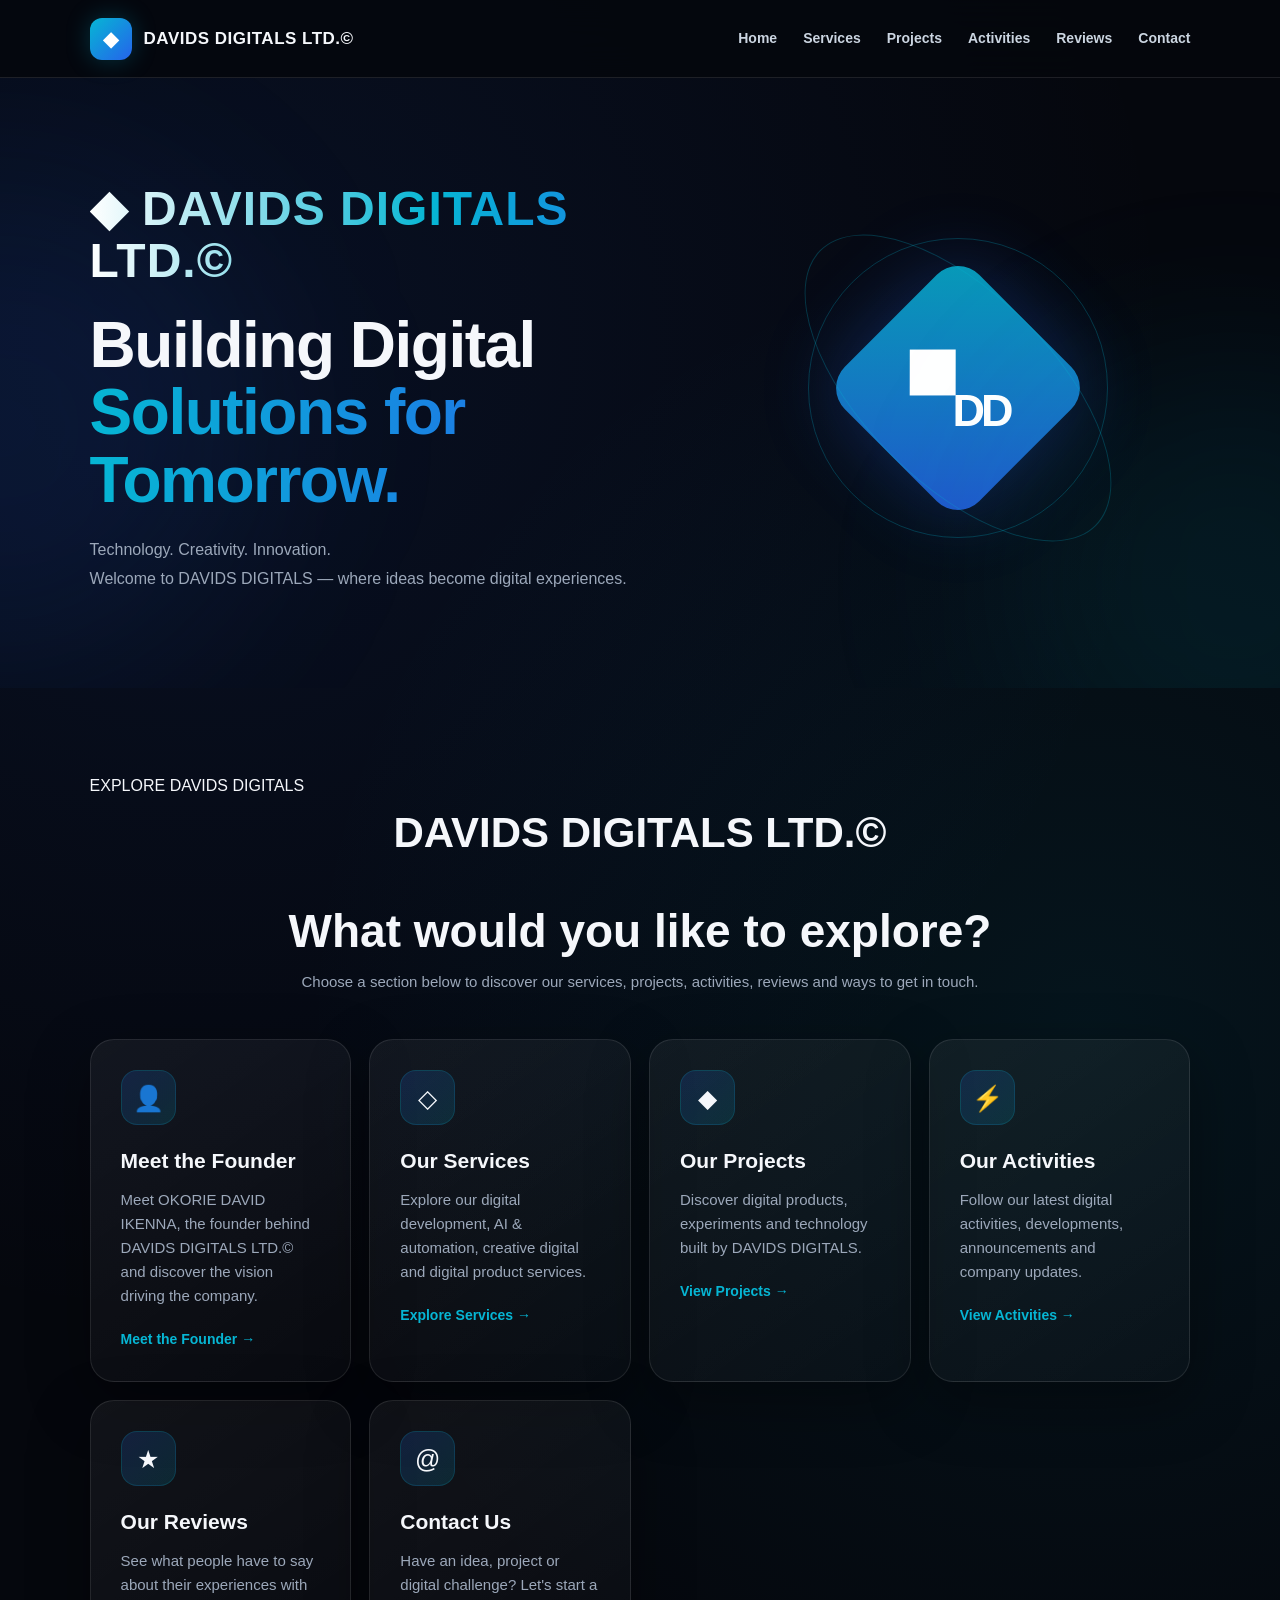
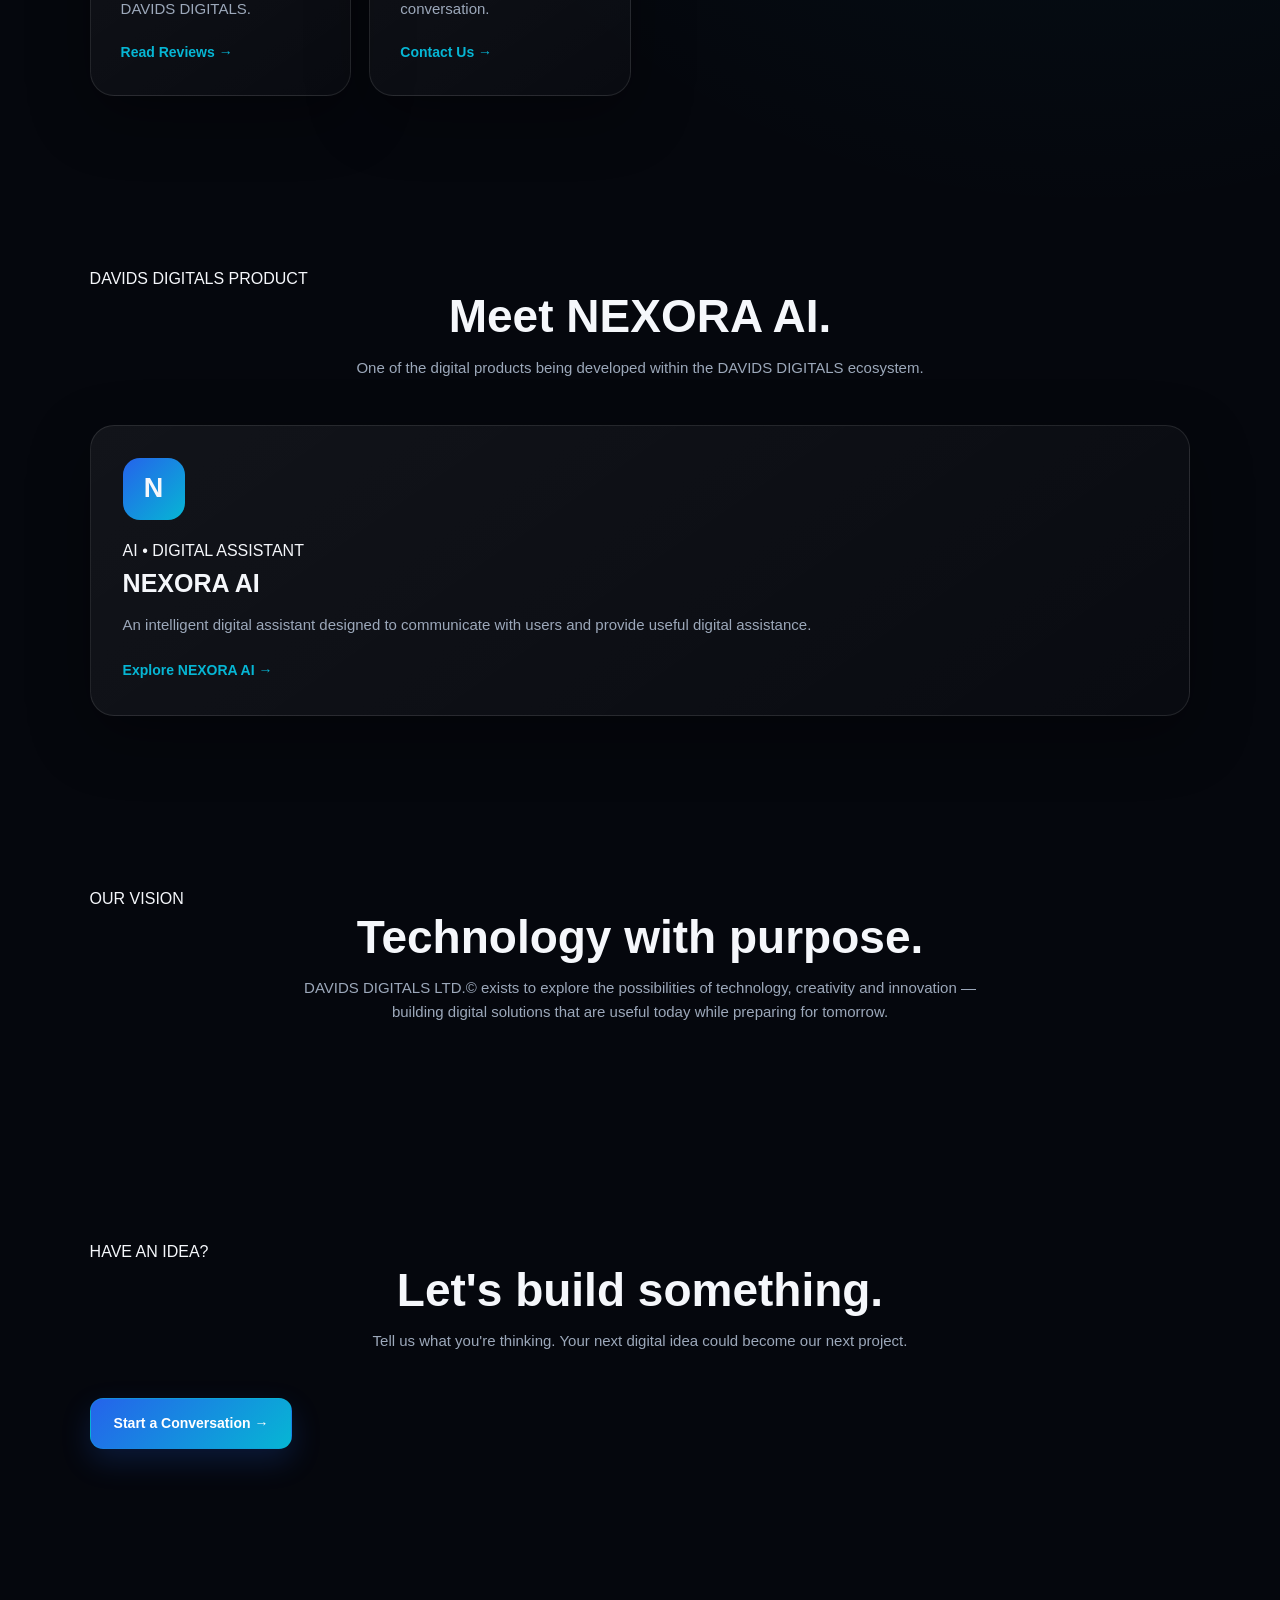
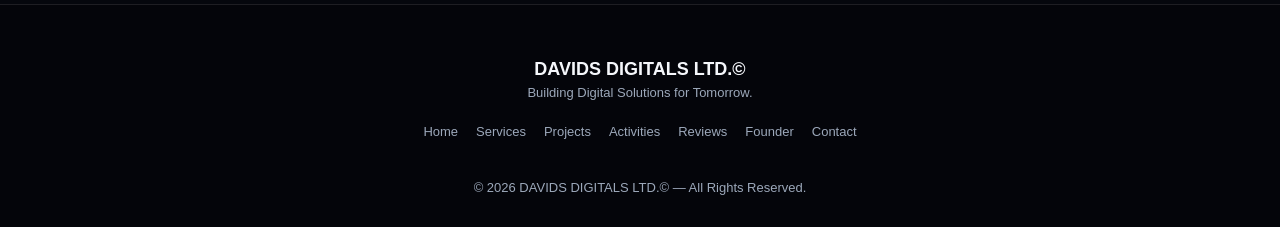
<file: index.html>
<!DOCTYPE html>
<html lang="en">

<head>

    <meta charset="UTF-8">

    <meta
        name="viewport"
        content="width=device-width, initial-scale=1.0"
    >

    <title>DAVIDS DIGITALS LTD.©</title>

    <meta
        name="description"
        content="DAVIDS DIGITALS LTD.© — Building Digital Solutions for Tomorrow."
    >

    <link rel="stylesheet" href="style.css">

</head>


<body>


    <!-- =====================================================
         NAVIGATION
         ===================================================== -->

    <header class="navbar">

        <a href="index.html" class="brand">

            <div class="diamond-logo">
                ◆
            </div>

            <div class="brand-name">
                DAVIDS DIGITALS LTD.©
            </div>

        </a>


        <nav>

            <a href="index.html">
                Home
            </a>

            <a href="services.html">
                Services
            </a>

            <a href="projects.html">
                Projects
            </a>

            <a href="activities.html">
                Activities
            </a>

            <a href="reviews.html">
                Reviews
            </a>

            <a href="contact.html">
                Contact
            </a>

        </nav>

    </header>



    <!-- =====================================================
         HERO
         ===================================================== -->

    <section class="hero">

        <div class="hero-content">

            <div class="hero-badge">
                ◆ DAVIDS DIGITALS LTD.©
            </div>

            <h1>
                Building Digital
                <span>
                    Solutions for Tomorrow.
                </span>
            </h1>

            <p>
                Technology. Creativity. Innovation.
                <br>
                Welcome to DAVIDS DIGITALS —
                where ideas become digital experiences.
            </p>

        </div>


        <div class="hero-visual">

            <div class="diamond-container">

                <div class="big-diamond">
                    ◆
                </div>

                <div class="orbit orbit-one"></div>

                <div class="orbit orbit-two"></div>

            </div>

        </div>

    </section>



    <!-- =====================================================
         MAIN MENU
         ===================================================== -->

    <section class="section">

        <div class="section-label">
            EXPLORE DAVIDS DIGITALS
        </div>


        <div class="main-menu-title">
            DAVIDS DIGITALS LTD.©
        </div>


        <div class="section-header">

            <h2>
                What would you like
                <span>to explore?</span>
            </h2>

            <p>
                Choose a section below to discover our services,
                projects, activities, reviews and ways to get in touch.
            </p>

        </div>


        <div class="services-grid">


            <!-- FOUNDER -->

            <a
                href="founder.html"
                class="service-card"
            >

                <div class="service-icon">
                    👤
                </div>

                <h3>
                    Meet the Founder
                </h3>

                <p>
                    Meet OKORIE DAVID IKENNA, the founder behind
                    DAVIDS DIGITALS LTD.© and discover the vision
                    driving the company.
                </p>

                <span class="project-link">
                    Meet the Founder →
                </span>

            </a>



            <!-- SERVICES -->

            <a
                href="services.html"
                class="service-card"
            >

                <div class="service-icon">
                    ◇
                </div>

                <h3>
                    Our Services
                </h3>

                <p>
                    Explore our digital development,
                    AI & automation, creative digital
                    and digital product services.
                </p>

                <span class="project-link">
                    Explore Services →
                </span>

            </a>



            <!-- PROJECTS -->

            <a
                href="projects.html"
                class="service-card"
            >

                <div class="service-icon">
                    ◆
                </div>

                <h3>
                    Our Projects
                </h3>

                <p>
                    Discover digital products,
                    experiments and technology
                    built by DAVIDS DIGITALS.
                </p>

                <span class="project-link">
                    View Projects →
                </span>

            </a>



            <!-- ACTIVITIES -->

            <a
                href="activities.html"
                class="service-card"
            >

                <div class="service-icon">
                    ⚡
                </div>

                <h3>
                    Our Activities
                </h3>

                <p>
                    Follow our latest digital activities,
                    developments, announcements and
                    company updates.
                </p>

                <span class="project-link">
                    View Activities →
                </span>

            </a>



            <!-- REVIEWS -->

            <a
                href="reviews.html"
                class="service-card"
            >

                <div class="service-icon">
                    ★
                </div>

                <h3>
                    Our Reviews
                </h3>

                <p>
                    See what people have to say about
                    their experiences with DAVIDS DIGITALS.
                </p>

                <span class="project-link">
                    Read Reviews →
                </span>

            </a>



            <!-- CONTACT -->

            <a
                href="contact.html"
                class="service-card"
            >

                <div class="service-icon">
                    @
                </div>

                <h3>
                    Contact Us
                </h3>

                <p>
                    Have an idea, project or digital
                    challenge? Let's start a conversation.
                </p>

                <span class="project-link">
                    Contact Us →
                </span>

            </a>


        </div>

    </section>



    <!-- =====================================================
         NEXORA AI
         ===================================================== -->

    <section class="section projects-section">

        <div class="section-label">
            DAVIDS DIGITALS PRODUCT
        </div>


        <div class="section-header">

            <h2>
                Meet
                <span>NEXORA AI.</span>
            </h2>

            <p>
                One of the digital products being developed
                within the DAVIDS DIGITALS ecosystem.
            </p>

        </div>


        <div class="project-card">

            <div class="project-icon">
                N
            </div>


            <div class="project-info">

                <div class="project-tag">
                    AI • DIGITAL ASSISTANT
                </div>

                <h3>
                    NEXORA AI
                </h3>

                <p>
                    An intelligent digital assistant
                    designed to communicate with users
                    and provide useful digital assistance.
                </p>

                <a
                    href="https://nexora-ai-1-r9y5.onrender.com"
                    class="project-link"
                    target="_blank"
                    rel="noopener"
                >
                    Explore NEXORA AI →
                </a>

            </div>

        </div>

    </section>



    <!-- =====================================================
         COMPANY VISION
         ===================================================== -->

    <section class="about section">

        <div class="section-label">
            OUR VISION
        </div>


        <div class="section-header">

            <h2>
                Technology with
                <span>purpose.</span>
            </h2>

            <p>
                DAVIDS DIGITALS LTD.© exists to explore the
                possibilities of technology, creativity and
                innovation — building digital solutions that
                are useful today while preparing for tomorrow.
            </p>

        </div>

    </section>



    <!-- =====================================================
         FINAL CTA
         ===================================================== -->

    <section class="contact section">

        <div class="section-label">
            HAVE AN IDEA?
        </div>


        <div class="section-header">

            <h2>
                Let's build
                <span>something.</span>
            </h2>

            <p>
                Tell us what you're thinking.
                Your next digital idea could become
                our next project.
            </p>

        </div>


        <div class="contact-buttons">

            <a
                href="contact.html"
                class="contact-btn"
            >
                Start a Conversation →
            </a>

        </div>

    </section>



    <!-- =====================================================
         FOOTER
         ===================================================== -->

    <footer class="footer">

        <div class="footer-content">

            <div>

                <div class="footer-brand">
                    DAVIDS DIGITALS LTD.©
                </div>

                <p>
                    Building Digital Solutions for Tomorrow.
                </p>

            </div>


            <div class="footer-links">

                <a href="index.html">
                    Home
                </a>

                <a href="services.html">
                    Services
                </a>

                <a href="projects.html">
                    Projects
                </a>

                <a href="activities.html">
                    Activities
                </a>

                <a href="reviews.html">
                    Reviews
                </a>

                <a href="founder.html">
                    Founder
                </a>

                <a href="contact.html">
                    Contact
                </a>

            </div>

        </div>


        <p style="text-align:center;margin-top:35px;">
            © 2026 DAVIDS DIGITALS LTD.© — All Rights Reserved.
        </p>

    </footer>



    <script src="script.js"></script>

</body>

</html>
</file>
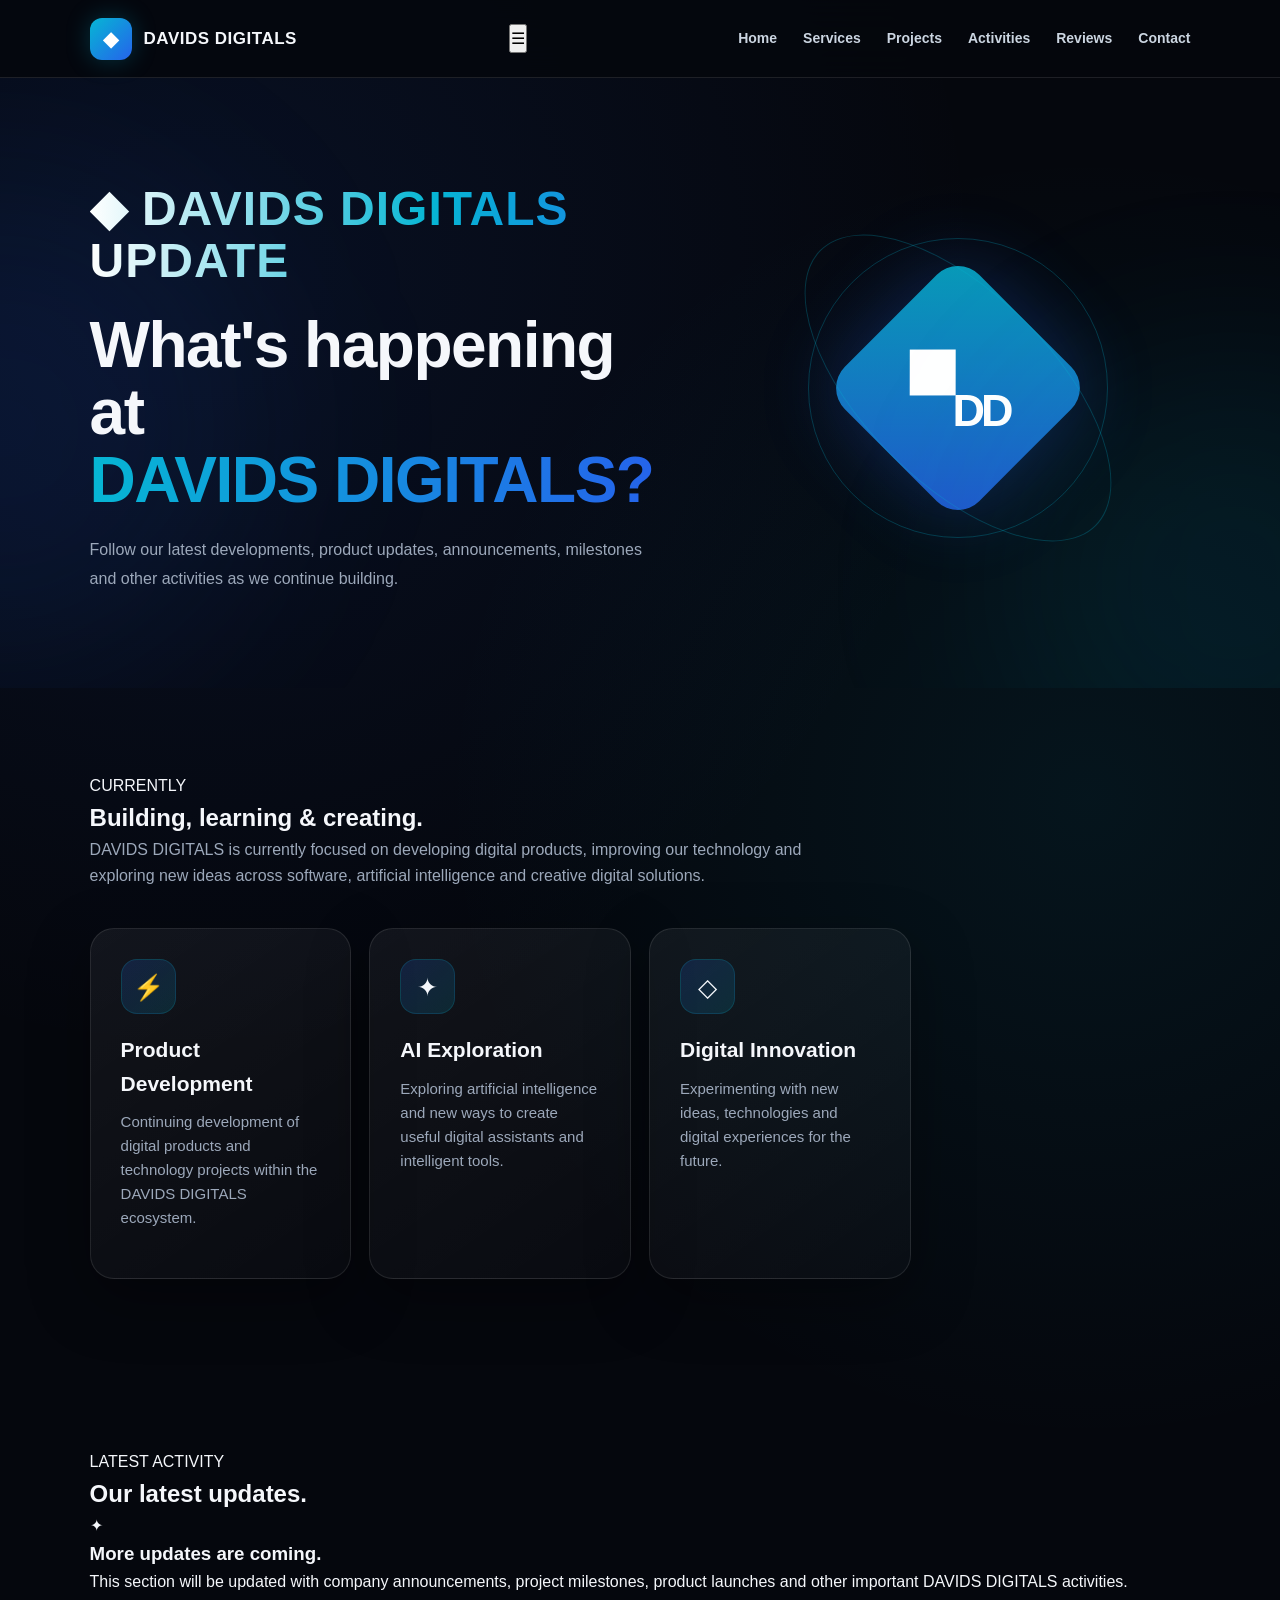
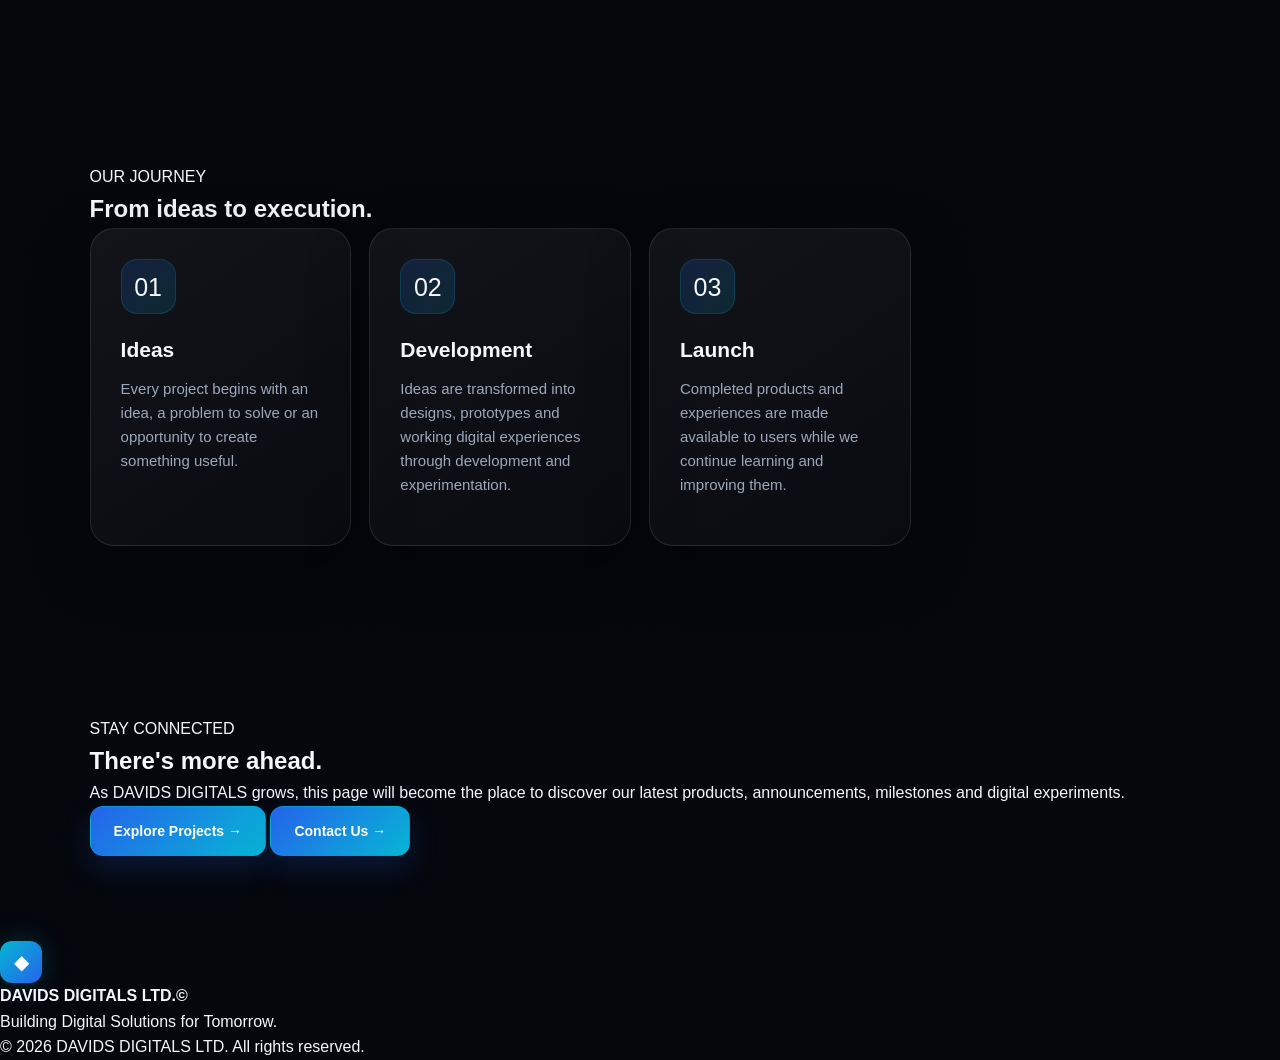
<file: activities.html>
<!DOCTYPE html>
<html lang="en">
<head>
    <meta charset="UTF-8">

    <meta
        name="viewport"
        content="width=device-width, initial-scale=1.0"
    >

    <title>Activities | DAVIDS DIGITALS LTD.©</title>

    <meta
        name="description"
        content="Follow the latest activities, announcements, updates and milestones from DAVIDS DIGITALS LTD.©"
    >

    <link rel="stylesheet" href="style.css">
</head>

<body>

    <!-- =========================
         NAVIGATION
    ========================== -->

    <header class="navbar">

        <a href="index.html" class="brand">

            <div class="diamond-logo">
                ◆
            </div>

            <div class="brand-name">
                <span>DAVIDS</span>
                <span>DIGITALS</span>
            </div>

        </a>


        <button
            class="menu-btn"
            id="menuBtn"
            aria-label="Open navigation"
        >
            ☰
        </button>


        <nav id="navMenu">

            <a href="index.html">
                Home
            </a>

            <a href="services.html">
                Services
            </a>

            <a href="projects.html">
                Projects
            </a>

            <a href="activities.html">
                Activities
            </a>

            <a href="reviews.html">
                Reviews
            </a>

            <a href="contact.html">
                Contact
            </a>

        </nav>

    </header>


    <!-- =========================
         MAIN
    ========================== -->

    <main>


        <!-- PAGE HERO -->

        <section class="hero">

            <div class="hero-content">

                <div class="hero-badge">
                    ◆ DAVIDS DIGITALS UPDATE
                </div>


                <h1>
                    What's happening at
                    <span>DAVIDS DIGITALS?</span>
                </h1>


                <p>
                    Follow our latest developments, product updates,
                    announcements, milestones and other activities
                    as we continue building.
                </p>

            </div>


            <div class="hero-visual">

                <div class="diamond-container">

                    <div class="big-diamond">
                        ◆
                    </div>

                    <div class="orbit orbit-one"></div>

                    <div class="orbit orbit-two"></div>

                </div>

            </div>

        </section>



        <!-- =========================
             CURRENT STATUS
        ========================== -->

        <section class="section">

            <div class="section-label">
                CURRENTLY
            </div>


            <h2>
                Building,
                <span>learning & creating.</span>
            </h2>


            <p
                style="
                    color:var(--muted);
                    max-width:750px;
                    margin-bottom:40px;
                "
            >
                DAVIDS DIGITALS is currently focused on developing
                digital products, improving our technology and
                exploring new ideas across software, artificial
                intelligence and creative digital solutions.
            </p>


            <div class="services-grid">


                <div class="service-card">

                    <div class="service-icon">
                        ⚡
                    </div>


                    <h3>
                        Product Development
                    </h3>


                    <p>
                        Continuing development of digital products
                        and technology projects within the DAVIDS
                        DIGITALS ecosystem.
                    </p>

                </div>


                <div class="service-card">

                    <div class="service-icon">
                        ✦
                    </div>


                    <h3>
                        AI Exploration
                    </h3>


                    <p>
                        Exploring artificial intelligence and new
                        ways to create useful digital assistants
                        and intelligent tools.
                    </p>

                </div>


                <div class="service-card">

                    <div class="service-icon">
                        ◇
                    </div>


                    <h3>
                        Digital Innovation
                    </h3>


                    <p>
                        Experimenting with new ideas, technologies
                        and digital experiences for the future.
                    </p>

                </div>

            </div>

        </section>



        <!-- =========================
             LATEST ACTIVITY
        ========================== -->

        <section class="section">

            <div class="section-label">
                LATEST ACTIVITY
            </div>


            <h2>
                Our latest
                <span>updates.</span>
            </h2>


            <div class="activity-empty">

                <div class="activity-icon">
                    ✦
                </div>


                <h3>
                    More updates are coming.
                </h3>


                <p>
                    This section will be updated with company
                    announcements, project milestones, product
                    launches and other important DAVIDS DIGITALS
                    activities.
                </p>

            </div>

        </section>



        <!-- =========================
             MILESTONES
        ========================== -->

        <section class="section">

            <div class="section-label">
                OUR JOURNEY
            </div>


            <h2>
                From ideas to
                <span>execution.</span>
            </h2>


            <div class="services-grid">


                <div class="service-card">

                    <div class="service-icon">
                        01
                    </div>


                    <h3>
                        Ideas
                    </h3>


                    <p>
                        Every project begins with an idea, a problem
                        to solve or an opportunity to create something
                        useful.
                    </p>

                </div>


                <div class="service-card">

                    <div class="service-icon">
                        02
                    </div>


                    <h3>
                        Development
                    </h3>


                    <p>
                        Ideas are transformed into designs, prototypes
                        and working digital experiences through
                        development and experimentation.
                    </p>

                </div>


                <div class="service-card">

                    <div class="service-icon">
                        03
                    </div>


                    <h3>
                        Launch
                    </h3>


                    <p>
                        Completed products and experiences are made
                        available to users while we continue learning
                        and improving them.
                    </p>

                </div>

            </div>

        </section>



        <!-- =========================
             CTA
        ========================== -->

        <section class="contact section">

            <div class="section-label">
                STAY CONNECTED
            </div>


            <h2>
                There's more
                <span>ahead.</span>
            </h2>


            <p>
                As DAVIDS DIGITALS grows, this page will become the
                place to discover our latest products, announcements,
                milestones and digital experiments.
            </p>


            <div class="contact-buttons">

                <a
                    href="projects.html"
                    class="contact-btn"
                >
                    Explore Projects →
                </a>


                <a
                    href="contact.html"
                    class="contact-btn"
                >
                    Contact Us →
                </a>

            </div>

        </section>

    </main>



    <!-- =========================
         FOOTER
    ========================== -->

    <footer>

        <div class="footer-logo">

            <div class="diamond-logo">
                ◆
            </div>


            <strong>
                DAVIDS DIGITALS LTD.©
            </strong>

        </div>


        <p>
            Building Digital Solutions for Tomorrow.
        </p>


        <div class="footer-line"></div>


        <p class="copyright">
            © 2026 DAVIDS DIGITALS LTD. All rights reserved.
        </p>

    </footer>


    <script src="script.js"></script>

</body>
</html>
</file>
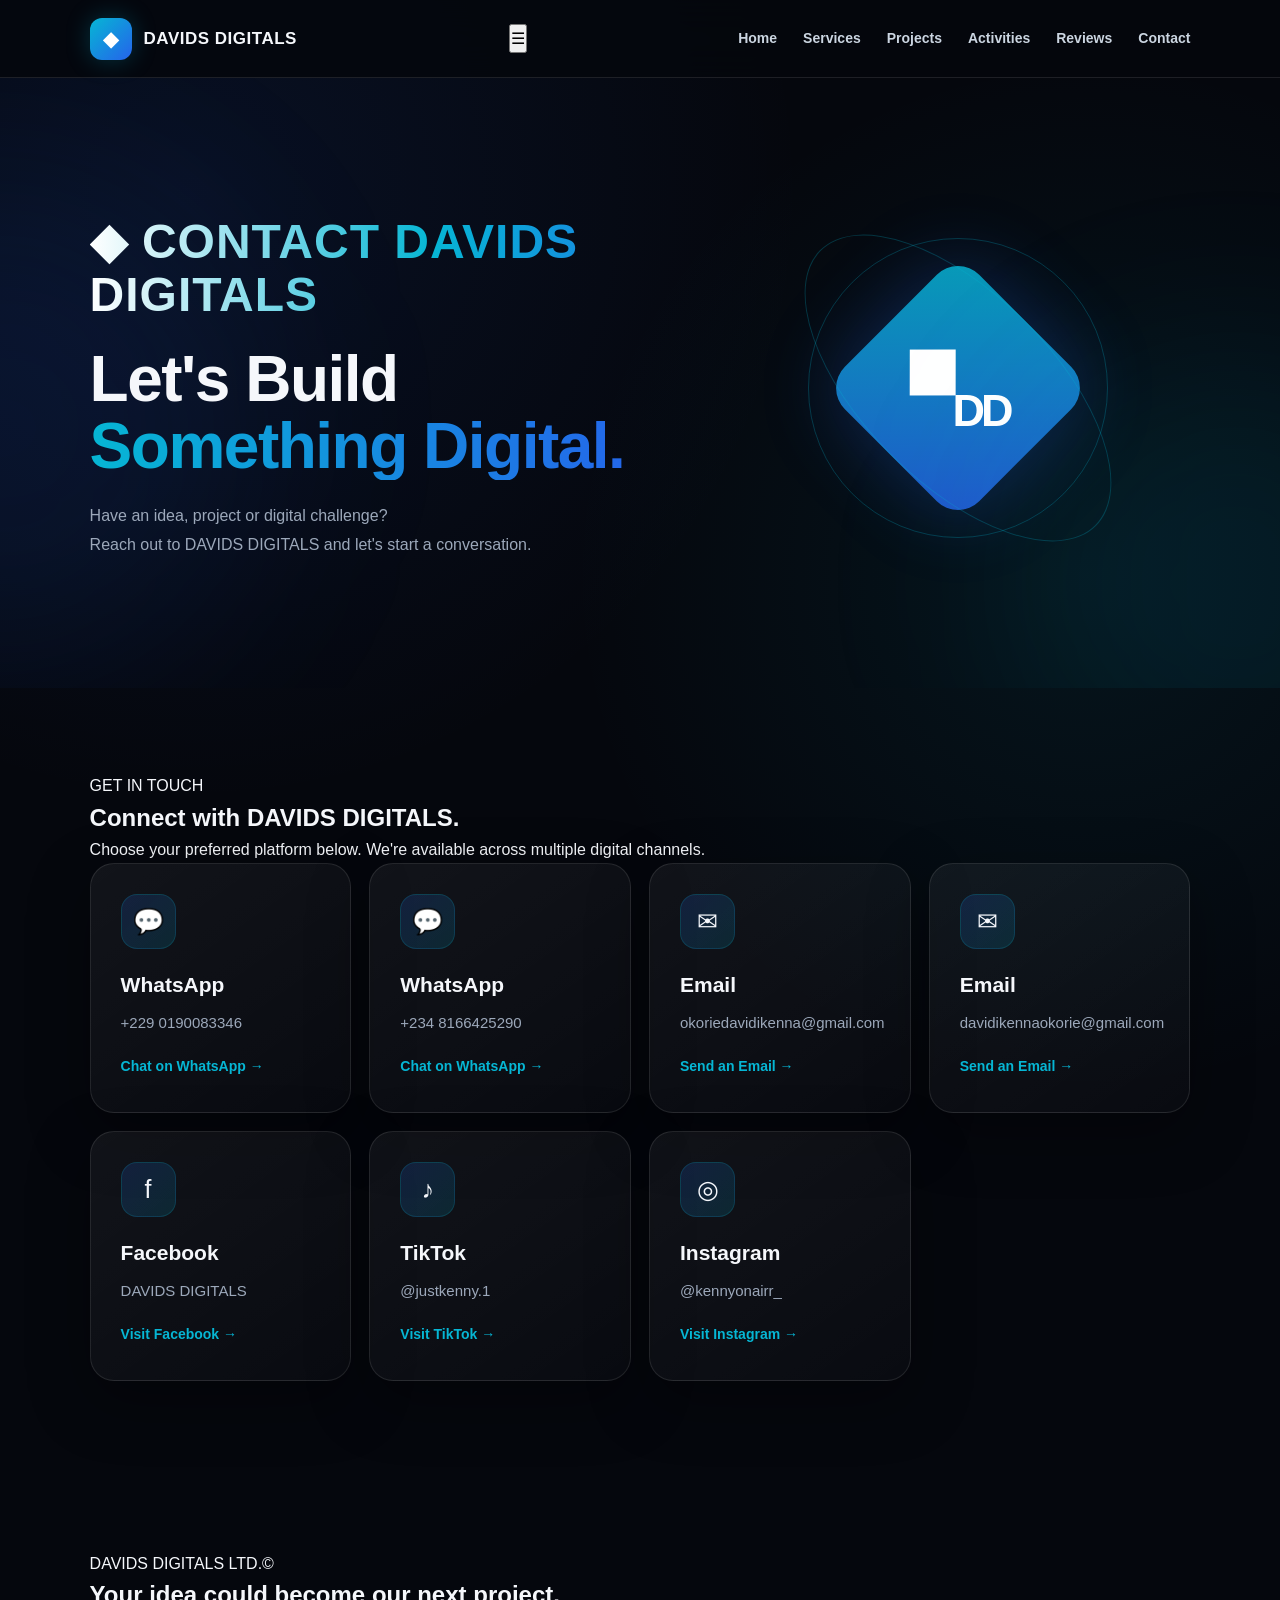
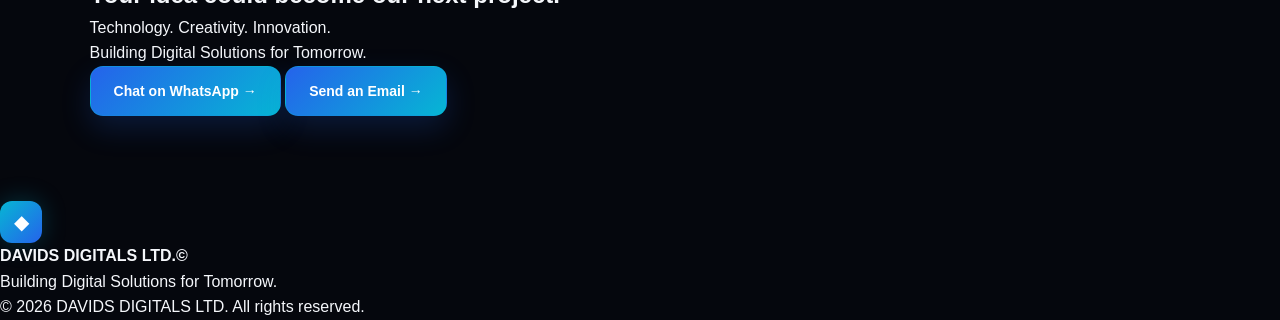
<file: contact.html>
<!DOCTYPE html>
<html lang="en">

<head>
    <meta charset="UTF-8">

    <meta name="viewport" content="width=device-width, initial-scale=1.0">

    <title>Contact Us | DAVIDS DIGITALS LTD.©</title>

    <meta
        name="description"
        content="Contact DAVIDS DIGITALS LTD.© through WhatsApp, Email, Facebook, TikTok or Instagram."
    >

    <link rel="stylesheet" href="style.css">
</head>


<body>

    <!-- =========================
         NAVIGATION
    ========================== -->

    <header class="navbar">

        <a href="index.html" class="brand">

            <div class="diamond-logo">
                ◆
            </div>

            <div class="brand-name">
                <span>DAVIDS</span>
                <span>DIGITALS</span>
            </div>

        </a>


        <button
            class="menu-btn"
            id="menuBtn"
            aria-label="Open navigation"
        >
            ☰
        </button>


        <nav id="navMenu">

            <a href="index.html">Home</a>

            <a href="services.html">Services</a>

            <a href="projects.html">Projects</a>

            <a href="activities.html">Activities</a>

            <a href="reviews.html">Reviews</a>

            <a href="contact.html">Contact</a>

        </nav>

    </header>



    <main>

        <!-- =========================
             HERO
        ========================== -->

        <section class="hero">

            <div class="hero-content">

                <div class="hero-badge">
                    ◆ CONTACT DAVIDS DIGITALS
                </div>


                <h1>

                    Let's Build

                    <span>
                        Something Digital.
                    </span>

                </h1>


                <p>

                    Have an idea, project or digital challenge?

                    <br>

                    Reach out to DAVIDS DIGITALS and
                    let's start a conversation.

                </p>

            </div>


            <div class="hero-visual">

                <div class="diamond-container">

                    <div class="big-diamond">
                        ◆
                    </div>

                    <div class="orbit orbit-one"></div>

                    <div class="orbit orbit-two"></div>

                </div>

            </div>

        </section>



        <!-- =========================
             CONTACT OPTIONS
        ========================== -->

        <section class="section">

            <div class="section-label">
                GET IN TOUCH
            </div>


            <h2>

                Connect with
                <span>DAVIDS DIGITALS.</span>

            </h2>


            <p>

                Choose your preferred platform below.
                We're available across multiple digital channels.

            </p>



            <div class="services-grid">


                <!-- WHATSAPP -->

                <a
                    href="https://wa.me/2290190083346"
                    class="service-card"
                    target="_blank"
                    rel="noopener"
                >

                    <div class="service-icon">
                        💬
                    </div>


                    <h3>
                        WhatsApp
                    </h3>


                    <p>
                        +229 0190083346
                    </p>


                    <span class="project-link">
                        Chat on WhatsApp →
                    </span>

                </a>



                <!-- WHATSAPP NIGERIA -->

                <a
                    href="https://wa.me/2348166425290"
                    class="service-card"
                    target="_blank"
                    rel="noopener"
                >

                    <div class="service-icon">
                        💬
                    </div>


                    <h3>
                        WhatsApp
                    </h3>


                    <p>
                        +234 8166425290
                    </p>


                    <span class="project-link">
                        Chat on WhatsApp →
                    </span>

                </a>



                <!-- EMAIL 1 -->

                <a
                    href="mailto:okoriedavidikenna@gmail.com"
                    class="service-card"
                >

                    <div class="service-icon">
                        ✉
                    </div>


                    <h3>
                        Email
                    </h3>


                    <p>
                        okoriedavidikenna@gmail.com
                    </p>


                    <span class="project-link">
                        Send an Email →
                    </span>

                </a>



                <!-- EMAIL 2 -->

                <a
                    href="mailto:davidikennaokorie@gmail.com"
                    class="service-card"
                >

                    <div class="service-icon">
                        ✉
                    </div>


                    <h3>
                        Email
                    </h3>


                    <p>
                        davidikennaokorie@gmail.com
                    </p>


                    <span class="project-link">
                        Send an Email →
                    </span>

                </a>



                <!-- FACEBOOK -->

                <a
                    href="https://www.facebook.com/blvckberry001"
                    class="service-card"
                    target="_blank"
                    rel="noopener"
                >

                    <div class="service-icon">
                        f
                    </div>


                    <h3>
                        Facebook
                    </h3>


                    <p>
                        DAVIDS DIGITALS
                    </p>


                    <span class="project-link">
                        Visit Facebook →
                    </span>

                </a>



                <!-- TIKTOK -->

                <a
                    href="https://www.tiktok.com/@justkenny.1"
                    class="service-card"
                    target="_blank"
                    rel="noopener"
                >

                    <div class="service-icon">
                        ♪
                    </div>


                    <h3>
                        TikTok
                    </h3>


                    <p>
                        @justkenny.1
                    </p>


                    <span class="project-link">
                        Visit TikTok →
                    </span>

                </a>



                <!-- INSTAGRAM -->

                <a
                    href="https://instagram.com/kennyonairr_"
                    class="service-card"
                    target="_blank"
                    rel="noopener"
                >

                    <div class="service-icon">
                        ◎
                    </div>


                    <h3>
                        Instagram
                    </h3>


                    <p>
                        @kennyonairr_
                    </p>


                    <span class="project-link">
                        Visit Instagram →
                    </span>

                </a>

            </div>

        </section>



        <!-- =========================
             CTA
        ========================== -->

        <section class="contact section">

            <div class="section-label">
                DAVIDS DIGITALS LTD.©
            </div>


            <h2>

                Your idea could become

                <span>
                    our next project.
                </span>

            </h2>


            <p>

                Technology. Creativity. Innovation.

                <br>

                Building Digital Solutions for Tomorrow.

            </p>


            <div class="contact-buttons">

                <a
                    href="https://wa.me/2290190083346"
                    class="contact-btn"
                    target="_blank"
                    rel="noopener"
                >
                    Chat on WhatsApp →
                </a>

                <a
                    href="mailto:okoriedavidikenna@gmail.com"
                    class="contact-btn"
                >
                    Send an Email →
                </a>

            </div>

        </section>

    </main>



    <!-- =========================
         FOOTER
    ========================== -->

    <footer>

        <div class="footer-logo">

            <div class="diamond-logo">
                ◆
            </div>

            <strong>
                DAVIDS DIGITALS LTD.©
            </strong>

        </div>


        <p>
            Building Digital Solutions for Tomorrow.
        </p>


        <div class="footer-line"></div>


        <p class="copyright">
            © 2026 DAVIDS DIGITALS LTD. All rights reserved.
        </p>

    </footer>



    <script src="script.js"></script>

</body>

</html>
</file>
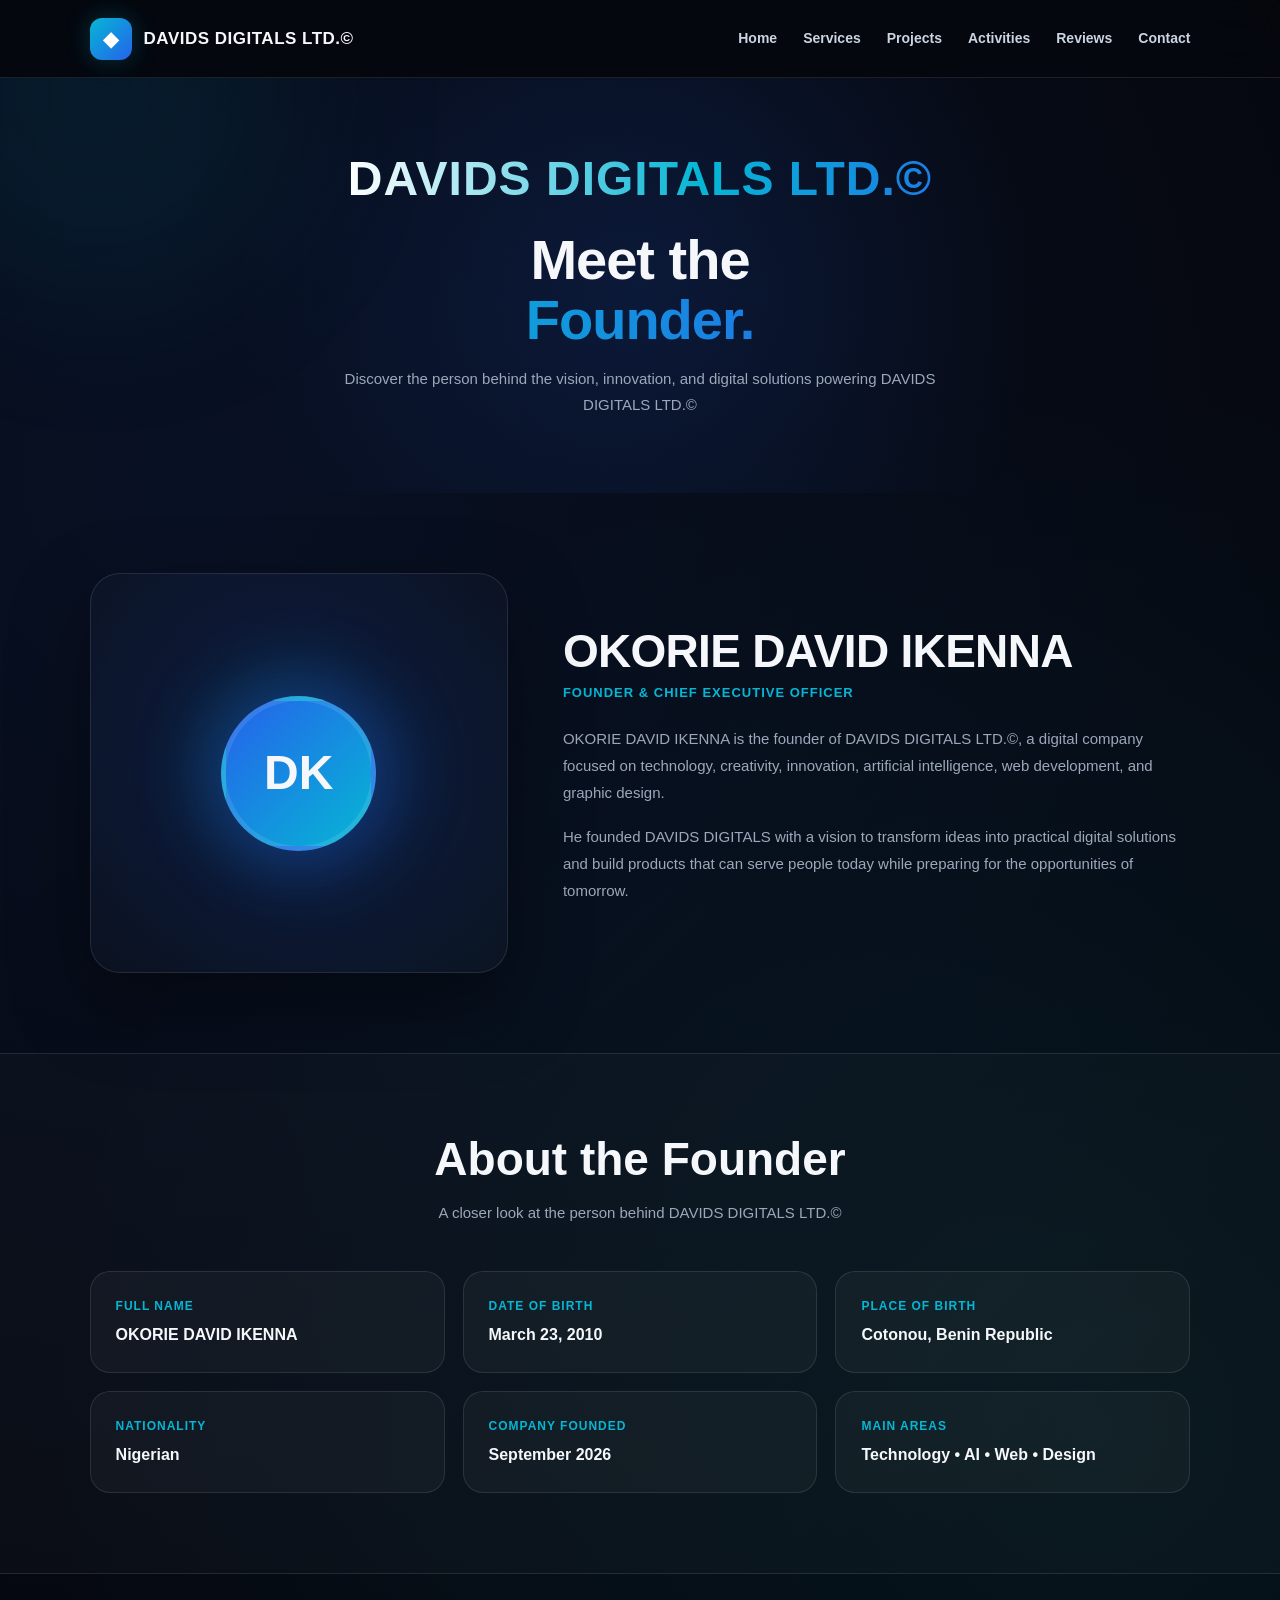
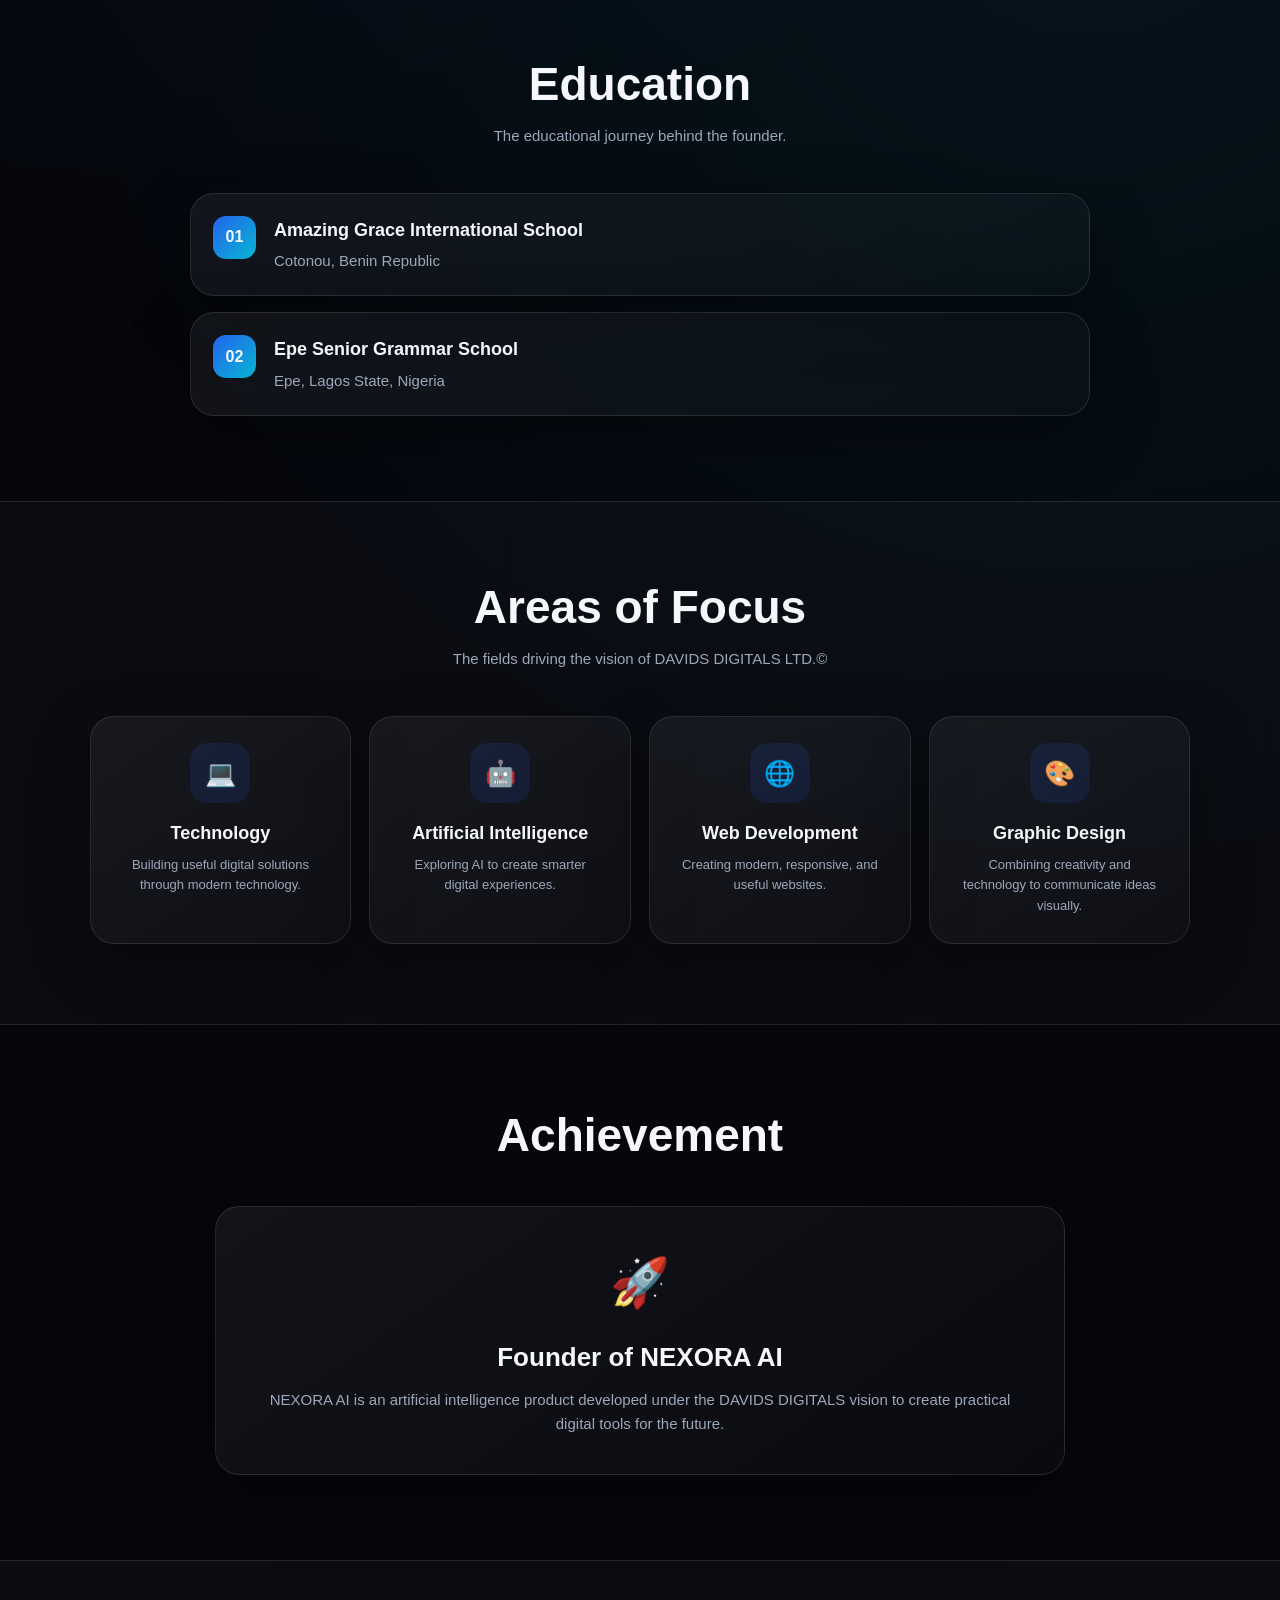
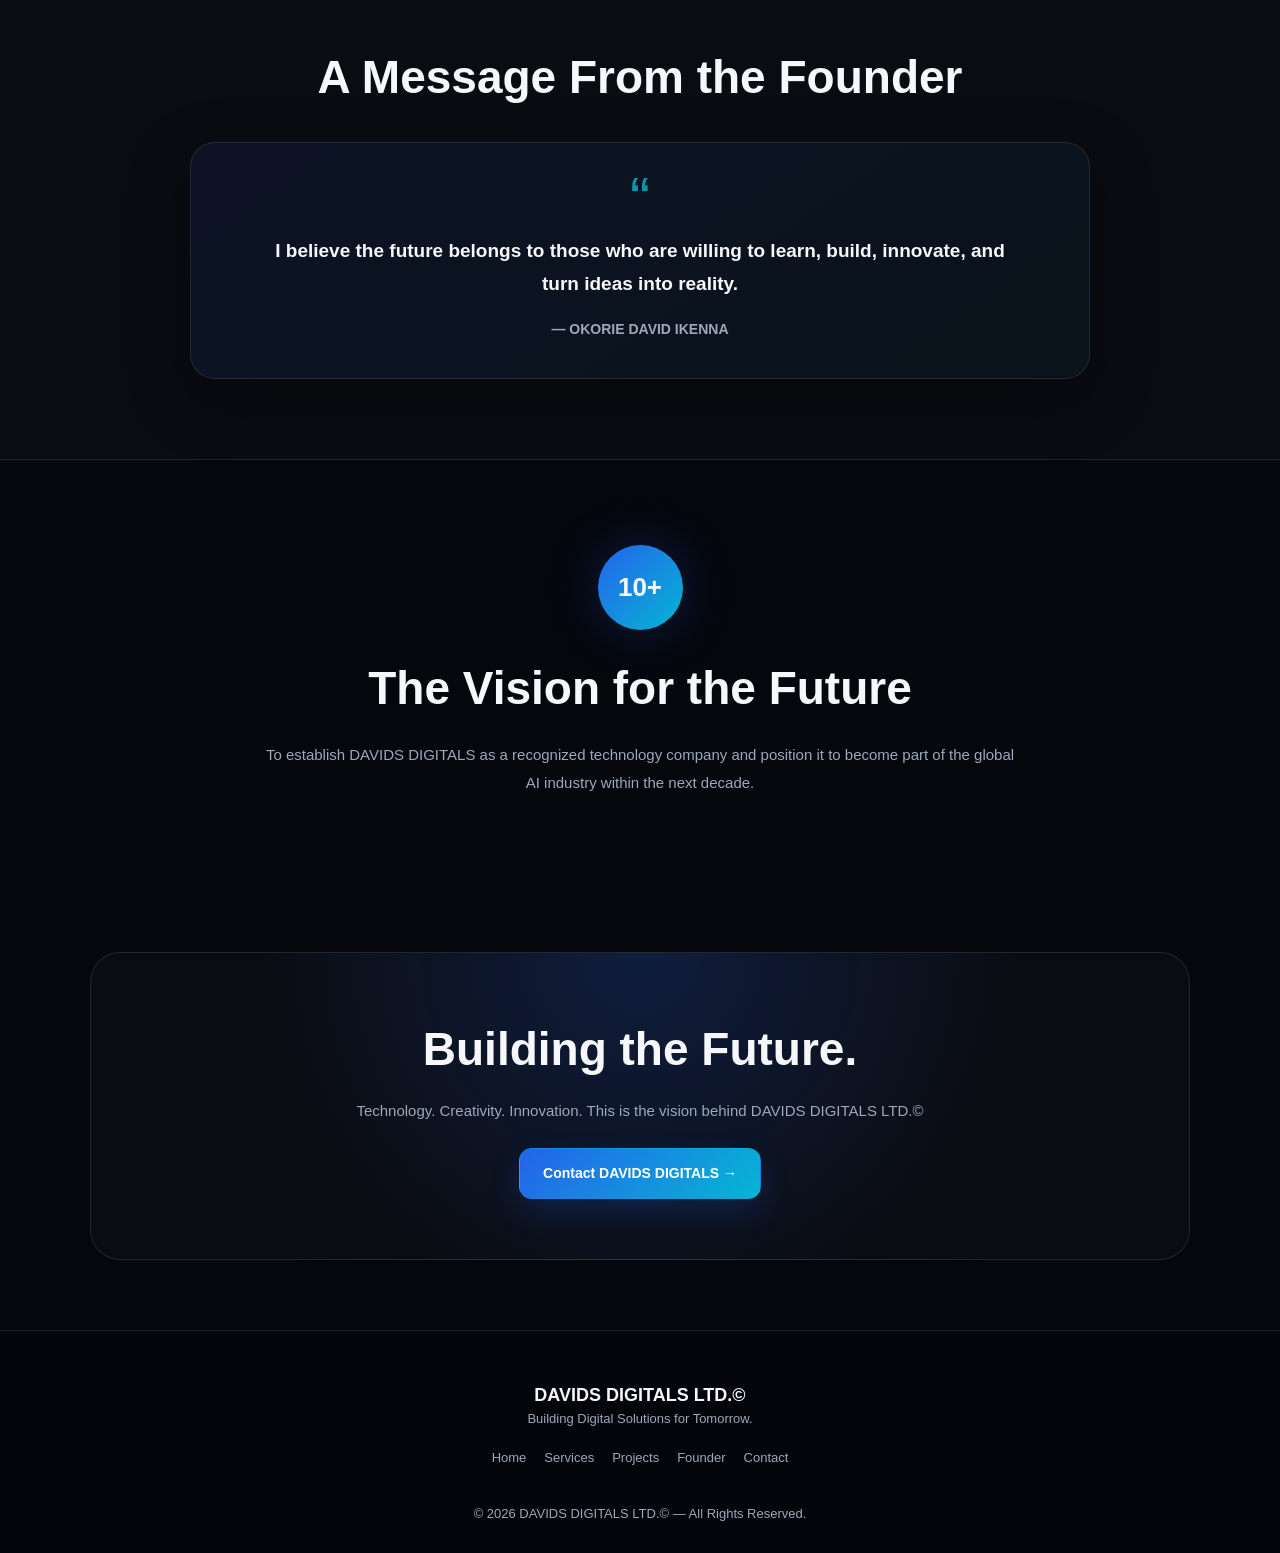
<file: founder.html>
<!DOCTYPE html>
<html lang="en">
<head>
    <meta charset="UTF-8">

    <meta
        name="viewport"
        content="width=device-width, initial-scale=1.0"
    >

    <meta
        name="description"
        content="Meet OKORIE DAVID IKENNA, Founder and CEO of DAVIDS DIGITALS LTD.©"
    >

    <title>Meet the Founder | DAVIDS DIGITALS LTD.©</title>

    <link rel="stylesheet" href="style.css">
</head>

<body>

    <!-- =====================================================
         NAVIGATION
         ===================================================== -->

    <header class="navbar">

        <a href="index.html" class="brand">

            <div class="diamond-logo">
                ◆
            </div>

            <div class="brand-name">
                DAVIDS DIGITALS LTD.©
            </div>

        </a>

        <nav>

            <a href="index.html">
                Home
            </a>

            <a href="services.html">
                Services
            </a>

            <a href="projects.html">
                Projects
            </a>

            <a href="activities.html">
                Activities
            </a>

            <a href="reviews.html">
                Reviews
            </a>

            <a href="contact.html">
                Contact
            </a>

        </nav>

    </header>


    <!-- =====================================================
         FOUNDER HERO
         ===================================================== -->

    <section class="founder-hero">

        <div class="founder-hero-content">

            <div class="hero-badge">
                DAVIDS DIGITALS LTD.©
            </div>

            <h1>
                Meet the
                <span>Founder.</span>
            </h1>

            <p>
                Discover the person behind the vision,
                innovation, and digital solutions powering
                DAVIDS DIGITALS LTD.©
            </p>

        </div>

    </section>


    <!-- =====================================================
         FOUNDER PROFILE
         ===================================================== -->

    <section class="founder-profile">

        <div class="founder-photo">

            <div class="founder-photo-placeholder">
                DK
            </div>

        </div>


        <div class="founder-content">

            <h2>
                OKORIE DAVID IKENNA
            </h2>

            <div class="founder-title">
                Founder & Chief Executive Officer
            </div>

            <p>
                OKORIE DAVID IKENNA is the founder of
                DAVIDS DIGITALS LTD.©, a digital company
                focused on technology, creativity,
                innovation, artificial intelligence,
                web development, and graphic design.
            </p>

            <p>
                He founded DAVIDS DIGITALS with a vision
                to transform ideas into practical digital
                solutions and build products that can
                serve people today while preparing for
                the opportunities of tomorrow.
            </p>

        </div>

    </section>


    <!-- =====================================================
         PERSONAL INFORMATION
         ===================================================== -->

    <section class="dark-section">

        <div class="section-header">

            <h2>
                About the Founder
            </h2>

            <p class="founder-subtitle">
                A closer look at the person behind
                DAVIDS DIGITALS LTD.©
            </p>

        </div>


        <div class="founder-info-grid">

            <div class="founder-info-card">

                <span>
                    Full Name
                </span>

                <strong>
                    OKORIE DAVID IKENNA
                </strong>

            </div>


            <div class="founder-info-card">

                <span>
                    Date of Birth
                </span>

                <strong>
                    March 23, 2010
                </strong>

            </div>


            <div class="founder-info-card">

                <span>
                    Place of Birth
                </span>

                <strong>
                    Cotonou, Benin Republic
                </strong>

            </div>


            <div class="founder-info-card">

                <span>
                    Nationality
                </span>

                <strong>
                    Nigerian
                </strong>

            </div>


            <div class="founder-info-card">

                <span>
                    Company Founded
                </span>

                <strong>
                    September 2026
                </strong>

            </div>


            <div class="founder-info-card">

                <span>
                    Main Areas
                </span>

                <strong>
                    Technology • AI • Web • Design
                </strong>

            </div>

        </div>

    </section>


    <!-- =====================================================
         EDUCATION
         ===================================================== -->

    <section class="section">

        <div class="section-header">

            <h2>
                Education
            </h2>

            <p>
                The educational journey behind the founder.
            </p>

        </div>


        <div class="education-list">

            <div class="education-card">

                <div class="education-number">
                    01
                </div>

                <div>

                    <h3>
                        Amazing Grace International School
                    </h3>

                    <p>
                        Cotonou, Benin Republic
                    </p>

                </div>

            </div>


            <div class="education-card">

                <div class="education-number">
                    02
                </div>

                <div>

                    <h3>
                        Epe Senior Grammar School
                    </h3>

                    <p>
                        Epe, Lagos State, Nigeria
                    </p>

                </div>

            </div>

        </div>

    </section>


    <!-- =====================================================
         AREAS OF FOCUS
         ===================================================== -->

    <section class="dark-section">

        <div class="section-header">

            <h2>
                Areas of Focus
            </h2>

            <p>
                The fields driving the vision of
                DAVIDS DIGITALS LTD.©
            </p>

        </div>


        <div class="services-grid">

            <div class="service-icon-card">

                <div class="card-icon">
                    💻
                </div>

                <h3>
                    Technology
                </h3>

                <p>
                    Building useful digital solutions
                    through modern technology.
                </p>

            </div>


            <div class="service-icon-card">

                <div class="card-icon">
                    🤖
                </div>

                <h3>
                    Artificial Intelligence
                </h3>

                <p>
                    Exploring AI to create smarter
                    digital experiences.
                </p>

            </div>


            <div class="service-icon-card">

                <div class="card-icon">
                    🌐
                </div>

                <h3>
                    Web Development
                </h3>

                <p>
                    Creating modern, responsive,
                    and useful websites.
                </p>

            </div>


            <div class="service-icon-card">

                <div class="card-icon">
                    🎨
                </div>

                <h3>
                    Graphic Design
                </h3>

                <p>
                    Combining creativity and technology
                    to communicate ideas visually.
                </p>

            </div>

        </div>

    </section>


    <!-- =====================================================
         ACHIEVEMENT
         ===================================================== -->

    <section class="section">

        <div class="section-header">

            <h2>
                Achievement
            </h2>

        </div>


        <div class="achievement-card">

            <div class="achievement-icon">
                🚀
            </div>

            <h3>
                Founder of NEXORA AI
            </h3>

            <p>
                NEXORA AI is an artificial intelligence
                product developed under the DAVIDS DIGITALS
                vision to create practical digital tools
                for the future.
            </p>

        </div>

    </section>


    <!-- =====================================================
         FOUNDER MESSAGE
         ===================================================== -->

    <section class="dark-section">

        <div class="founder-message">

            <h2>
                A Message From the Founder
            </h2>

            <div class="founder-quote">

                <div class="quote-mark">
                    “
                </div>

                <p>
                    I believe the future belongs to those
                    who are willing to learn, build,
                    innovate, and turn ideas into reality.
                </p>

                <div class="quote-author">
                    — OKORIE DAVID IKENNA
                </div>

            </div>

        </div>

    </section>


    <!-- =====================================================
         FUTURE VISION
         ===================================================== -->

    <section class="section">

        <div class="future-vision">

            <div class="future-number">
                10+
            </div>

            <h2>
                The Vision for the Future
            </h2>

            <p>
                To establish DAVIDS DIGITALS as a recognized
                technology company and position it to become
                part of the global AI industry within the
                next decade.
            </p>

        </div>

    </section>


    <!-- =====================================================
         CTA
         ===================================================== -->

    <section class="cta-section">

        <h2>
            Building the Future.
        </h2>

        <p>
            Technology. Creativity. Innovation.
            This is the vision behind DAVIDS DIGITALS LTD.©
        </p>

        <a
            href="contact.html"
            class="btn-primary"
        >
            Contact DAVIDS DIGITALS →
        </a>

    </section>


    <!-- =====================================================
         FOOTER
         ===================================================== -->

    <footer class="footer">

        <div class="footer-content">

            <div>

                <div class="footer-brand">
                    DAVIDS DIGITALS LTD.©
                </div>

                <p>
                    Building Digital Solutions for Tomorrow.
                </p>

            </div>


            <div class="footer-links">

                <a href="index.html">
                    Home
                </a>

                <a href="services.html">
                    Services
                </a>

                <a href="projects.html">
                    Projects
                </a>

                <a href="founder.html">
                    Founder
                </a>

                <a href="contact.html">
                    Contact
                </a>

            </div>

        </div>

        <p style="text-align:center;margin-top:35px;">
            © 2026 DAVIDS DIGITALS LTD.© — All Rights Reserved.
        </p>

    </footer>


    <script src="script.js"></script>

</body>
</html>
</file>
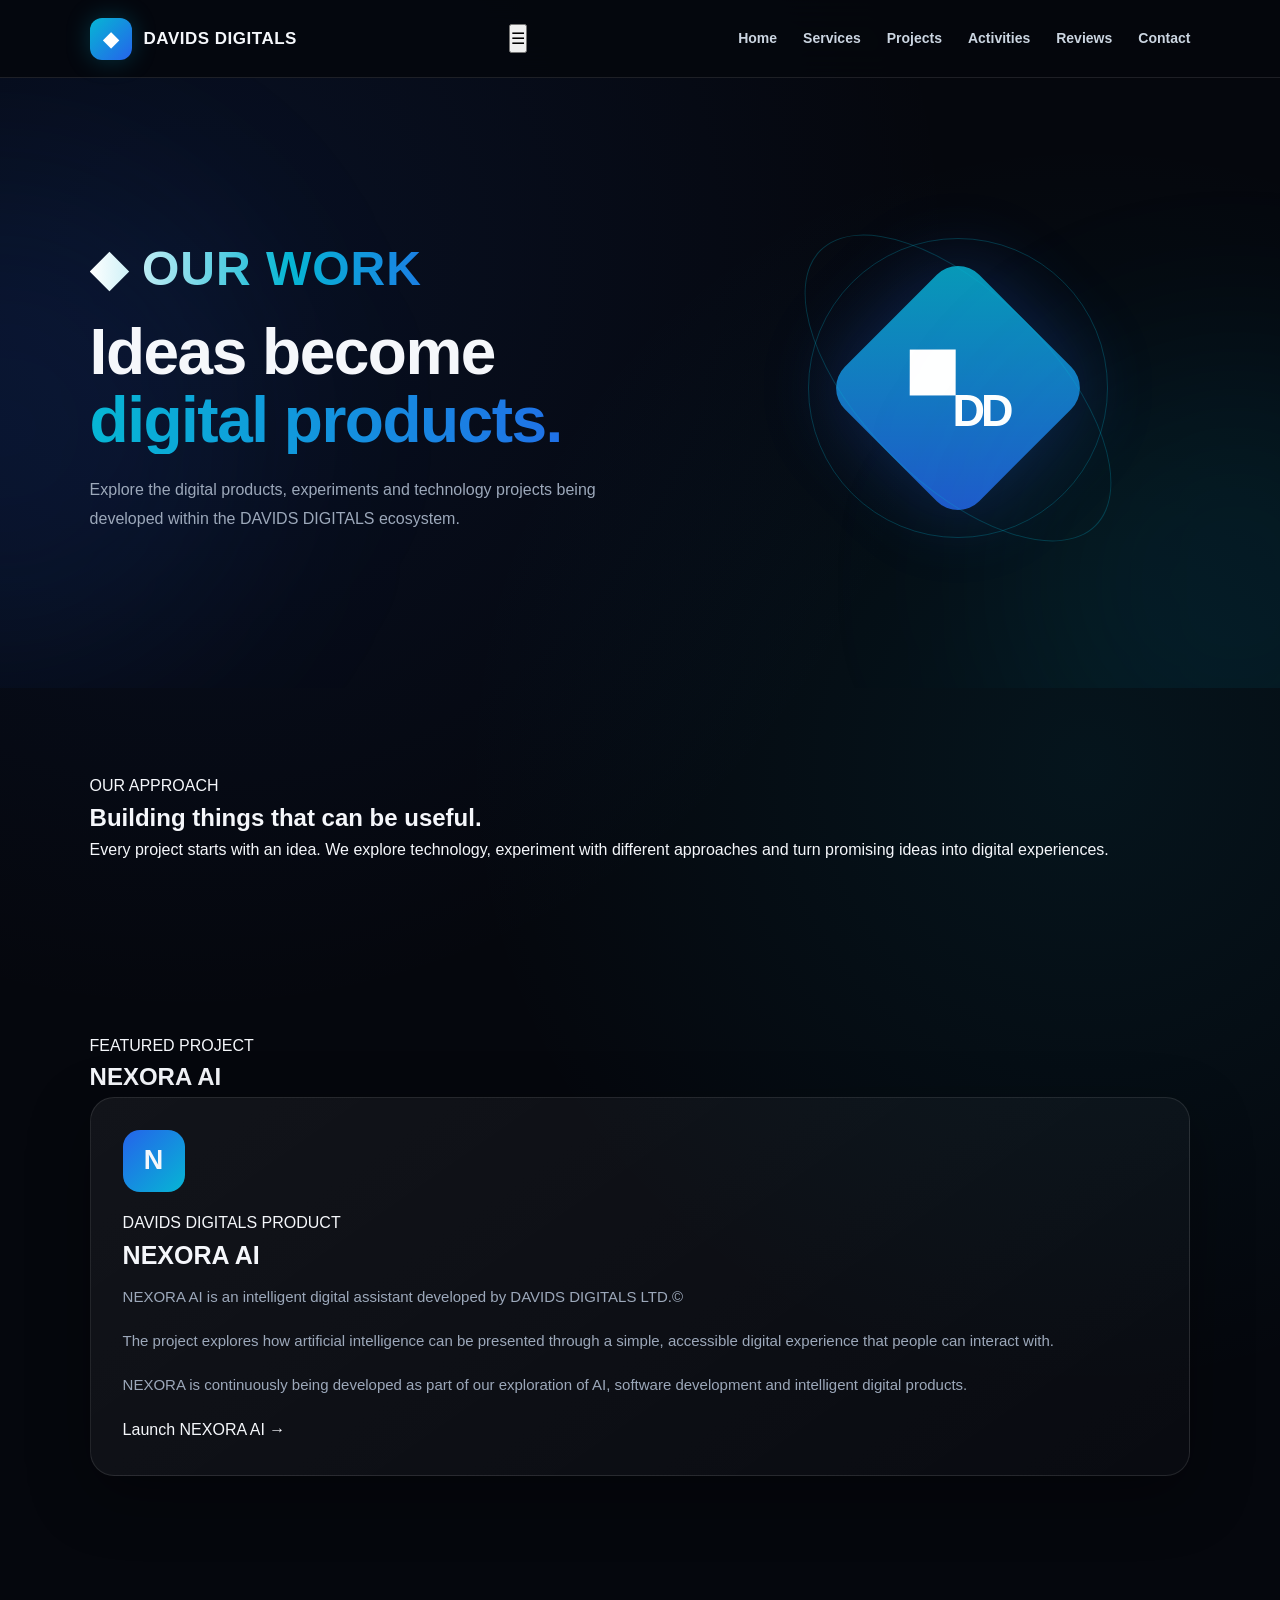
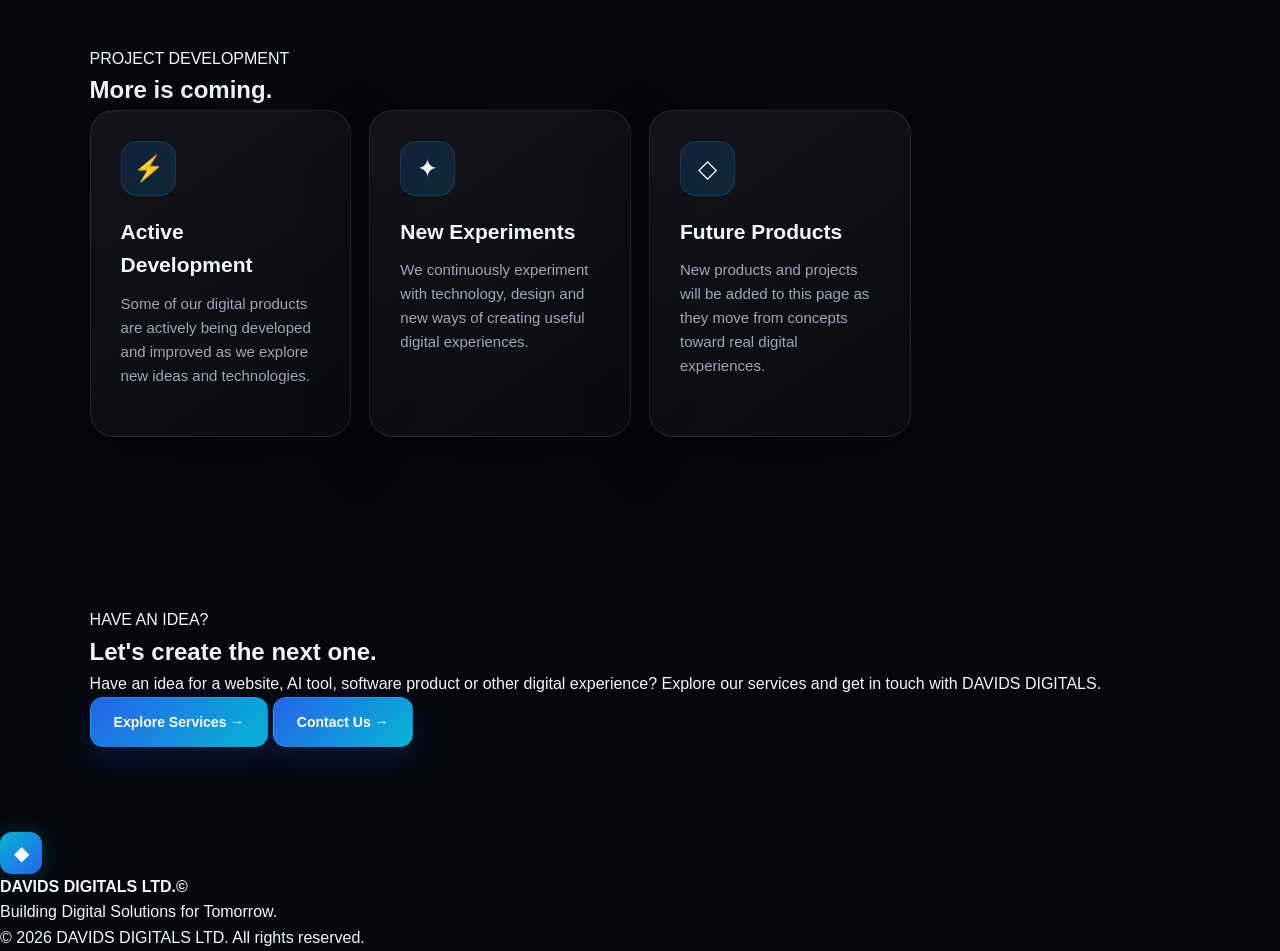
<file: projects.html>
<!DOCTYPE html>
<html lang="en">
<head>
    <meta charset="UTF-8">
    <meta
        name="viewport"
        content="width=device-width, initial-scale=1.0"
    >

    <title>Projects | DAVIDS DIGITALS LTD.©</title>

    <meta
        name="description"
        content="Explore projects and digital products created by DAVIDS DIGITALS LTD.©"
    >

    <link rel="stylesheet" href="style.css">
</head>

<body>

    <!-- =========================
         NAVIGATION
    ========================== -->

    <header class="navbar">

        <a href="index.html" class="brand">

            <div class="diamond-logo">
                ◆
            </div>

            <div class="brand-name">
                <span>DAVIDS</span>
                <span>DIGITALS</span>
            </div>

        </a>

        <button
            class="menu-btn"
            id="menuBtn"
            aria-label="Open navigation"
        >
            ☰
        </button>

        <nav id="navMenu">

            <a href="index.html">
                Home
            </a>

            <a href="services.html">
                Services
            </a>

            <a href="projects.html">
                Projects
            </a>

            <a href="activities.html">
                Activities
            </a>

            <a href="reviews.html">
                Reviews
            </a>

            <a href="contact.html">
                Contact
            </a>

        </nav>

    </header>


    <!-- =========================
         MAIN
    ========================== -->

    <main>


        <!-- PROJECT HERO -->

        <section class="hero">

            <div class="hero-content">

                <div class="hero-badge">
                    ◆ OUR WORK
                </div>

                <h1>
                    Ideas become
                    <span>digital products.</span>
                </h1>

                <p>
                    Explore the digital products, experiments and
                    technology projects being developed within the
                    DAVIDS DIGITALS ecosystem.
                </p>

            </div>


            <div class="hero-visual">

                <div class="diamond-container">

                    <div class="big-diamond">
                        ◆
                    </div>

                    <div class="orbit orbit-one"></div>

                    <div class="orbit orbit-two"></div>

                </div>

            </div>

        </section>



        <!-- PROJECT INTRO -->

        <section class="about section">

            <div class="section-label">
                OUR APPROACH
            </div>

            <h2>
                Building things that
                <span>can be useful.</span>
            </h2>

            <p>
                Every project starts with an idea. We explore
                technology, experiment with different approaches
                and turn promising ideas into digital experiences.
            </p>

        </section>



        <!-- =========================
             NEXORA AI
        ========================== -->

        <section class="section projects-section">

            <div class="section-label">
                FEATURED PROJECT
            </div>

            <h2>
                <span>NEXORA AI</span>
            </h2>


            <div class="project-card">

                <div class="project-icon">
                    N
                </div>


                <div class="project-info">

                    <div class="project-tag">
                        DAVIDS DIGITALS PRODUCT
                    </div>


                    <h3>
                        NEXORA AI
                    </h3>


                    <p>
                        NEXORA AI is an intelligent digital assistant
                        developed by DAVIDS DIGITALS LTD.©
                    </p>


                    <p>
                        The project explores how artificial intelligence
                        can be presented through a simple, accessible
                        digital experience that people can interact with.
                    </p>


                    <p>
                        NEXORA is continuously being developed as part
                        of our exploration of AI, software development
                        and intelligent digital products.
                    </p>


                    <a
                        href="https://nexora-ai-1-r9y5.onrender.com"
                        class="btn primary-btn"
                        target="_blank"
                        rel="noopener"
                        style="margin-top:15px;"
                    >
                        Launch NEXORA AI →
                    </a>

                </div>

            </div>

        </section>



        <!-- =========================
             PROJECT STATUS
        ========================== -->

        <section class="section">

            <div class="section-label">
                PROJECT DEVELOPMENT
            </div>

            <h2>
                More is
                <span>coming.</span>
            </h2>


            <div class="services-grid">

                <div class="service-card">

                    <div class="service-icon">
                        ⚡
                    </div>

                    <h3>
                        Active Development
                    </h3>

                    <p>
                        Some of our digital products are actively
                        being developed and improved as we explore
                        new ideas and technologies.
                    </p>

                </div>


                <div class="service-card">

                    <div class="service-icon">
                        ✦
                    </div>

                    <h3>
                        New Experiments
                    </h3>

                    <p>
                        We continuously experiment with technology,
                        design and new ways of creating useful
                        digital experiences.
                    </p>

                </div>


                <div class="service-card">

                    <div class="service-icon">
                        ◇
                    </div>

                    <h3>
                        Future Products
                    </h3>

                    <p>
                        New products and projects will be added to
                        this page as they move from concepts toward
                        real digital experiences.
                    </p>

                </div>

            </div>

        </section>



        <!-- =========================
             CTA
        ========================== -->

        <section class="contact section">

            <div class="section-label">
                HAVE AN IDEA?
            </div>

            <h2>
                Let's create the
                <span>next one.</span>
            </h2>

            <p>
                Have an idea for a website, AI tool, software product
                or other digital experience? Explore our services and
                get in touch with DAVIDS DIGITALS.
            </p>


            <div class="contact-buttons">

                <a
                    href="services.html"
                    class="contact-btn"
                >
                    Explore Services →
                </a>


                <a
                    href="contact.html"
                    class="contact-btn"
                >
                    Contact Us →
                </a>

            </div>

        </section>

    </main>



    <!-- =========================
         FOOTER
    ========================== -->

    <footer>

        <div class="footer-logo">

            <div class="diamond-logo">
                ◆
            </div>

            <strong>
                DAVIDS DIGITALS LTD.©
            </strong>

        </div>


        <p>
            Building Digital Solutions for Tomorrow.
        </p>


        <div class="footer-line"></div>


        <p class="copyright">
            © 2026 DAVIDS DIGITALS LTD. All rights reserved.
        </p>

    </footer>


    <script src="script.js"></script>

</body>
</html>
</file>
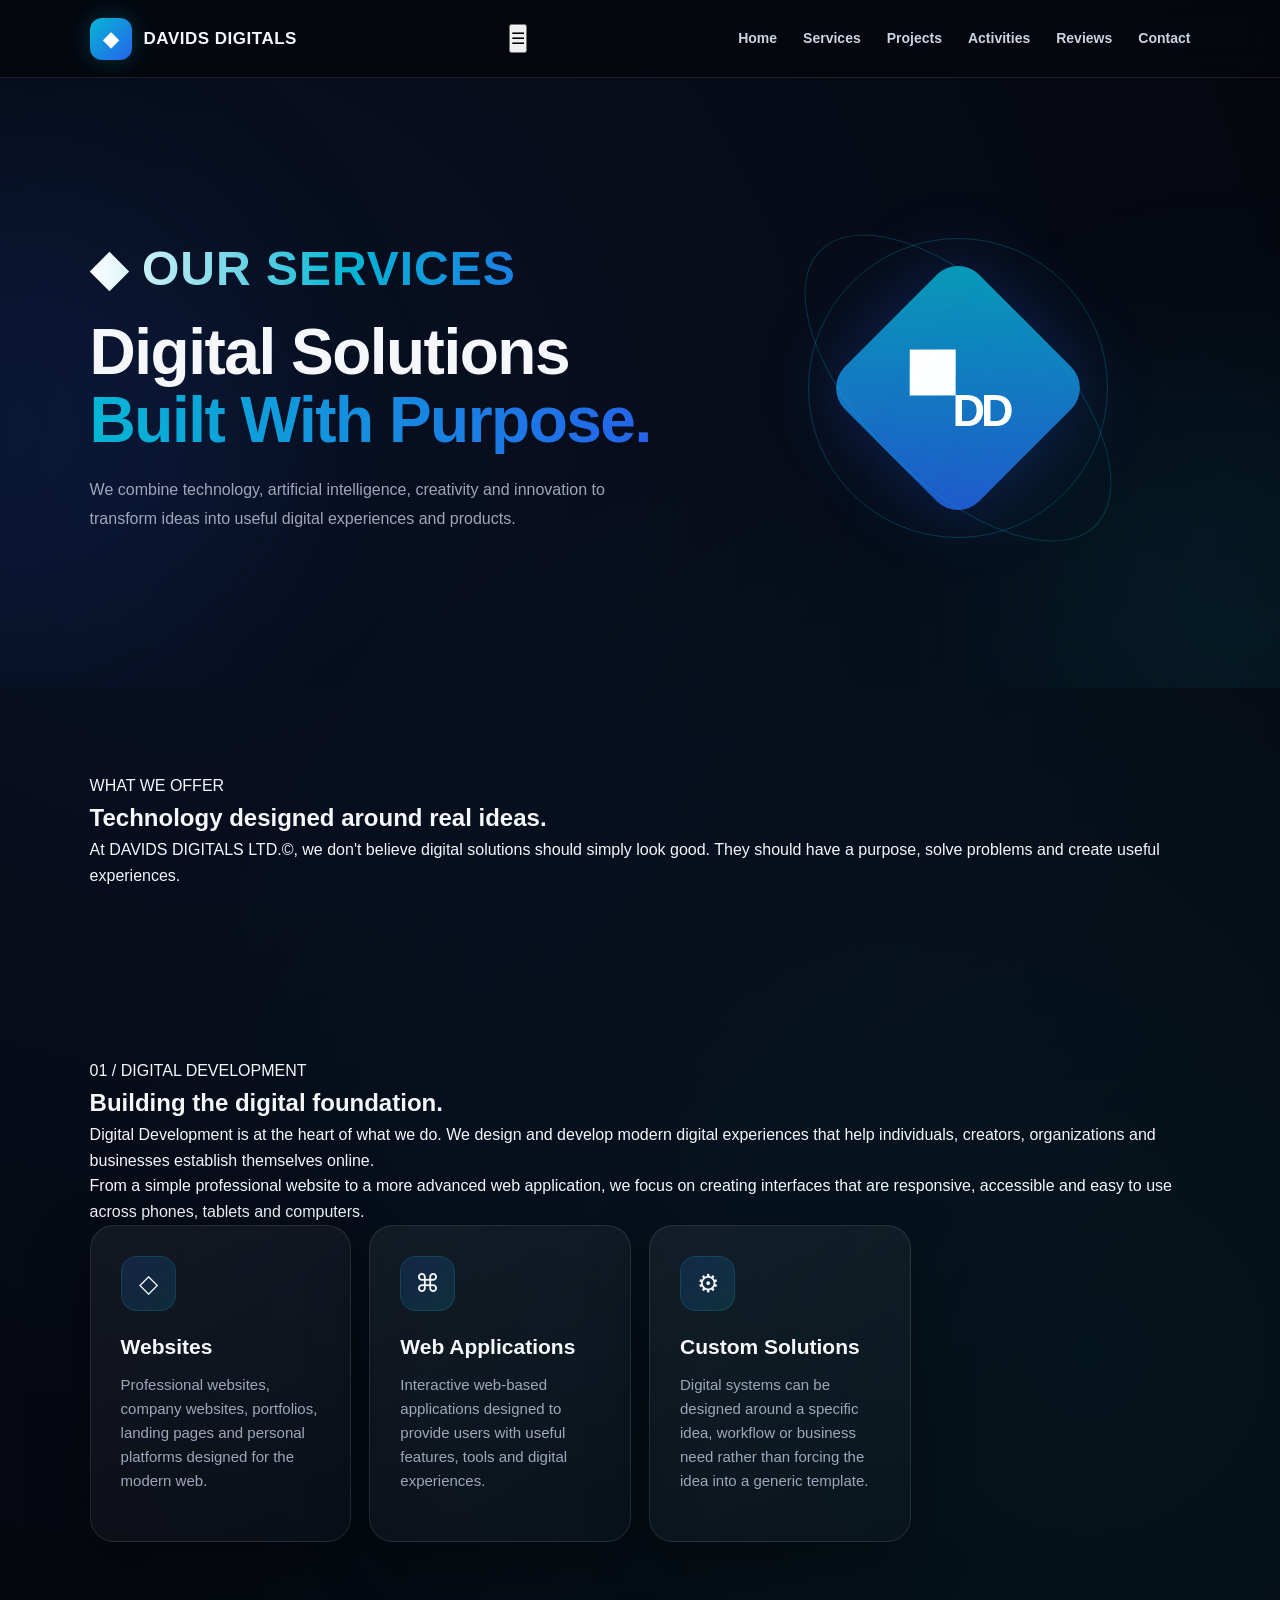
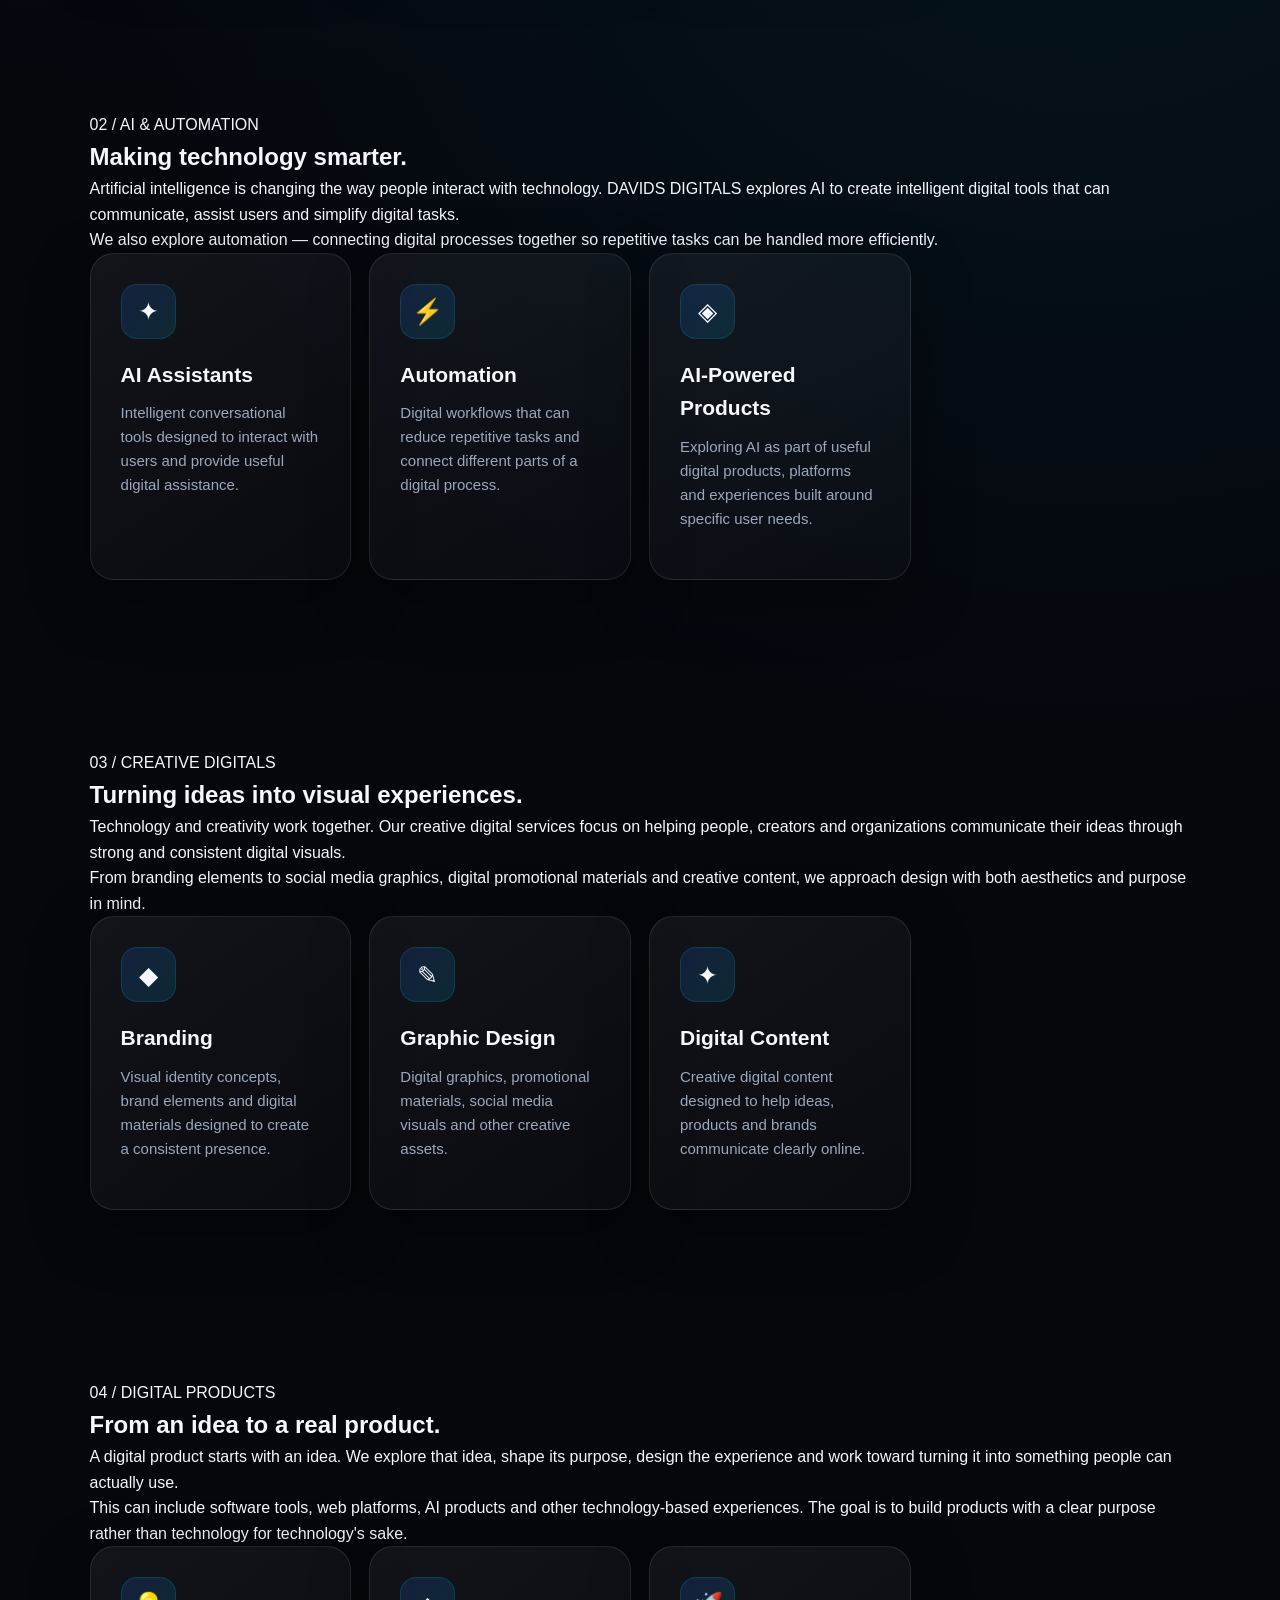
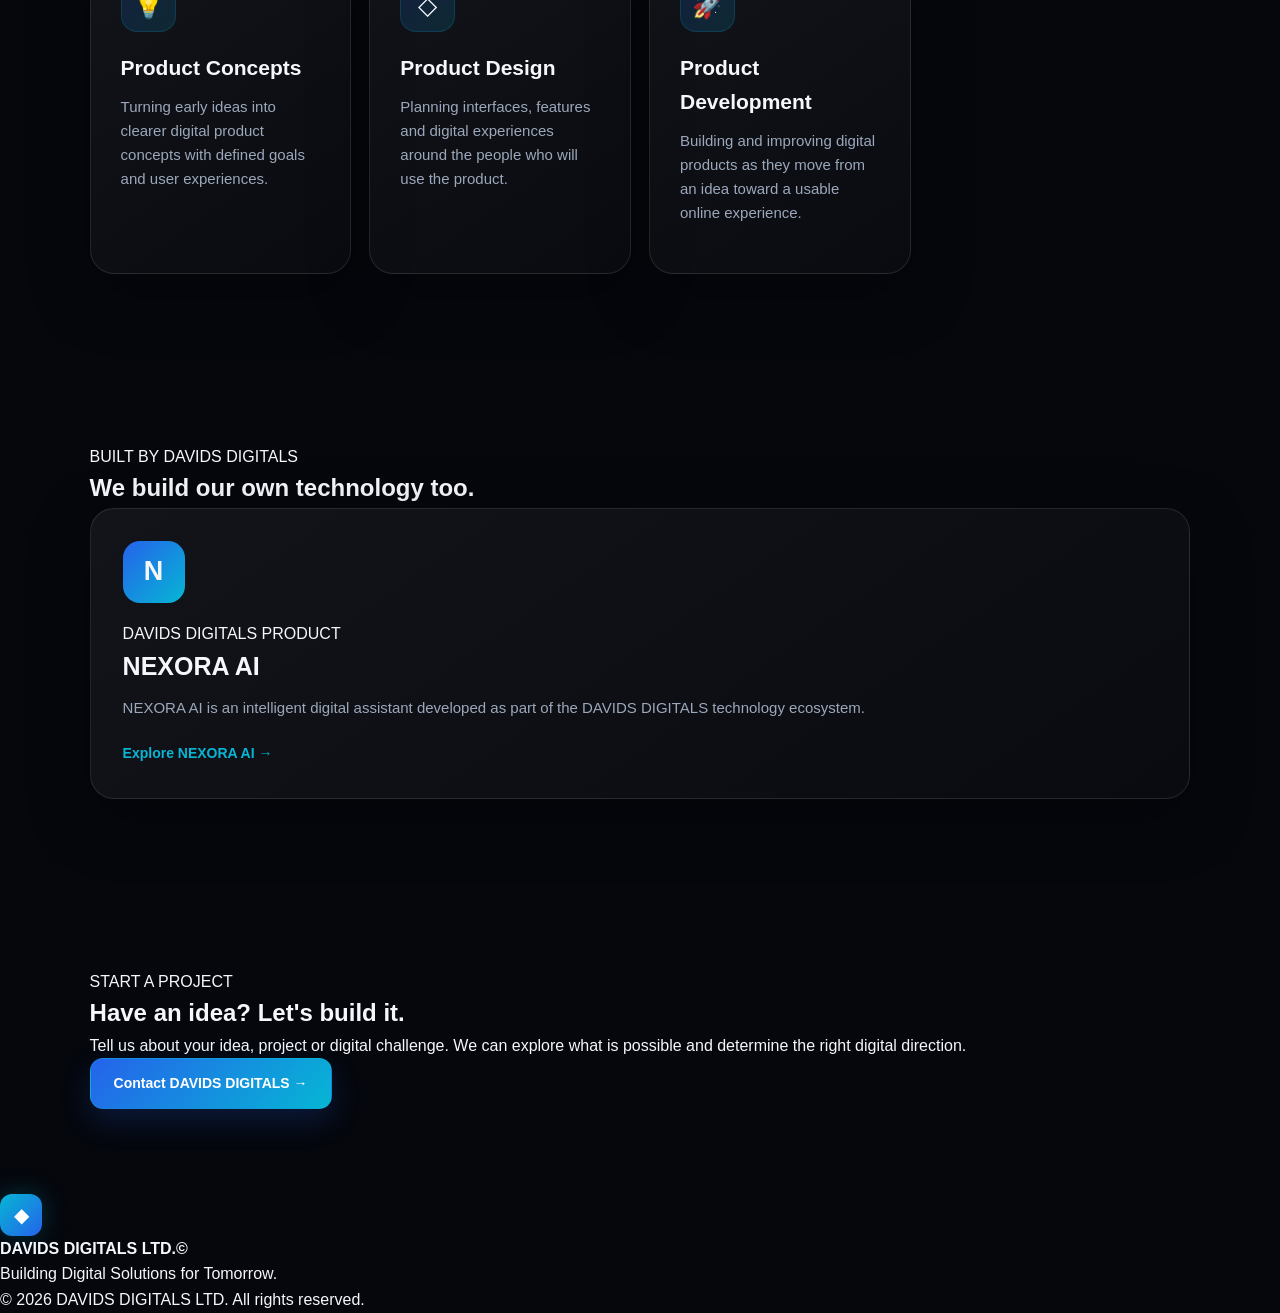
<file: services.html>
<!DOCTYPE html>
<html lang="en">
<head>
    <meta charset="UTF-8">
    <meta
        name="viewport"
        content="width=device-width, initial-scale=1.0"
    >

    <title>Services | DAVIDS DIGITALS LTD.©</title>

    <meta
        name="description"
        content="Explore the digital development, AI and automation, creative digital, and digital product services offered by DAVIDS DIGITALS LTD.©"
    >

    <link rel="stylesheet" href="style.css">
</head>

<body>

    <!-- =========================
         NAVIGATION
    ========================== -->

    <header class="navbar">

        <a href="index.html" class="brand">

            <div class="diamond-logo">
                ◆
            </div>

            <div class="brand-name">
                <span>DAVIDS</span>
                <span>DIGITALS</span>
            </div>

        </a>

        <button
            class="menu-btn"
            id="menuBtn"
            aria-label="Open navigation"
        >
            ☰
        </button>

        <nav id="navMenu">

            <a href="index.html">
                Home
            </a>

            <a href="services.html">
                Services
            </a>

            <a href="projects.html">
                Projects
            </a>

            <a href="activities.html">
                Activities
            </a>

            <a href="reviews.html">
                Reviews
            </a>

            <a href="contact.html">
                Contact
            </a>

        </nav>

    </header>


    <!-- =========================
         PAGE HERO
    ========================== -->

    <main>

        <section class="hero">

            <div class="hero-content">

                <div class="hero-badge">
                    ◆ OUR SERVICES
                </div>

                <h1>
                    Digital Solutions
                    <span>Built With Purpose.</span>
                </h1>

                <p>
                    We combine technology, artificial intelligence,
                    creativity and innovation to transform ideas into
                    useful digital experiences and products.
                </p>

            </div>

            <div class="hero-visual">

                <div class="diamond-container">

                    <div class="big-diamond">
                        ◆
                    </div>

                    <div class="orbit orbit-one"></div>

                    <div class="orbit orbit-two"></div>

                </div>

            </div>

        </section>


        <!-- =========================
             SERVICES INTRO
        ========================== -->

        <section class="about section">

            <div class="section-label">
                WHAT WE OFFER
            </div>

            <h2>
                Technology designed around
                <span>real ideas.</span>
            </h2>

            <p>
                At DAVIDS DIGITALS LTD.©, we don't believe digital
                solutions should simply look good. They should have
                a purpose, solve problems and create useful experiences.
            </p>

        </section>


        <!-- =========================
             SERVICE 01
        ========================== -->

        <section class="section service-detail">

            <div class="section-label">
                01 / DIGITAL DEVELOPMENT
            </div>

            <h2>
                Building the
                <span>digital foundation.</span>
            </h2>

            <p>
                Digital Development is at the heart of what we do.
                We design and develop modern digital experiences
                that help individuals, creators, organizations and
                businesses establish themselves online.
            </p>

            <p>
                From a simple professional website to a more advanced
                web application, we focus on creating interfaces that
                are responsive, accessible and easy to use across
                phones, tablets and computers.
            </p>

            <div class="services-grid">

                <div class="service-card">

                    <div class="service-icon">
                        ◇
                    </div>

                    <h3>
                        Websites
                    </h3>

                    <p>
                        Professional websites, company websites,
                        portfolios, landing pages and personal
                        platforms designed for the modern web.
                    </p>

                </div>


                <div class="service-card">

                    <div class="service-icon">
                        ⌘
                    </div>

                    <h3>
                        Web Applications
                    </h3>

                    <p>
                        Interactive web-based applications designed
                        to provide users with useful features,
                        tools and digital experiences.
                    </p>

                </div>


                <div class="service-card">

                    <div class="service-icon">
                        ⚙
                    </div>

                    <h3>
                        Custom Solutions
                    </h3>

                    <p>
                        Digital systems can be designed around a
                        specific idea, workflow or business need
                        rather than forcing the idea into a generic
                        template.
                    </p>

                </div>

            </div>

        </section>


        <!-- =========================
             SERVICE 02
        ========================== -->

        <section class="section service-detail">

            <div class="section-label">
                02 / AI & AUTOMATION
            </div>

            <h2>
                Making technology
                <span>smarter.</span>
            </h2>

            <p>
                Artificial intelligence is changing the way people
                interact with technology. DAVIDS DIGITALS explores
                AI to create intelligent digital tools that can
                communicate, assist users and simplify digital tasks.
            </p>

            <p>
                We also explore automation — connecting digital
                processes together so repetitive tasks can be handled
                more efficiently.
            </p>

            <div class="services-grid">

                <div class="service-card">

                    <div class="service-icon">
                        ✦
                    </div>

                    <h3>
                        AI Assistants
                    </h3>

                    <p>
                        Intelligent conversational tools designed
                        to interact with users and provide useful
                        digital assistance.
                    </p>

                </div>


                <div class="service-card">

                    <div class="service-icon">
                        ⚡
                    </div>

                    <h3>
                        Automation
                    </h3>

                    <p>
                        Digital workflows that can reduce repetitive
                        tasks and connect different parts of a
                        digital process.
                    </p>

                </div>


                <div class="service-card">

                    <div class="service-icon">
                        ◈
                    </div>

                    <h3>
                        AI-Powered Products
                    </h3>

                    <p>
                        Exploring AI as part of useful digital
                        products, platforms and experiences built
                        around specific user needs.
                    </p>

                </div>

            </div>

        </section>


        <!-- =========================
             SERVICE 03
        ========================== -->

        <section class="section service-detail">

            <div class="section-label">
                03 / CREATIVE DIGITALS
            </div>

            <h2>
                Turning ideas into
                <span>visual experiences.</span>
            </h2>

            <p>
                Technology and creativity work together. Our creative
                digital services focus on helping people, creators
                and organizations communicate their ideas through
                strong and consistent digital visuals.
            </p>

            <p>
                From branding elements to social media graphics,
                digital promotional materials and creative content,
                we approach design with both aesthetics and purpose
                in mind.
            </p>

            <div class="services-grid">

                <div class="service-card">

                    <div class="service-icon">
                        ◆
                    </div>

                    <h3>
                        Branding
                    </h3>

                    <p>
                        Visual identity concepts, brand elements and
                        digital materials designed to create a
                        consistent presence.
                    </p>

                </div>


                <div class="service-card">

                    <div class="service-icon">
                        ✎
                    </div>

                    <h3>
                        Graphic Design
                    </h3>

                    <p>
                        Digital graphics, promotional materials,
                        social media visuals and other creative
                        assets.
                    </p>

                </div>


                <div class="service-card">

                    <div class="service-icon">
                        ✦
                    </div>

                    <h3>
                        Digital Content
                    </h3>

                    <p>
                        Creative digital content designed to help
                        ideas, products and brands communicate
                        clearly online.
                    </p>

                </div>

            </div>

        </section>


        <!-- =========================
             SERVICE 04
        ========================== -->

        <section class="section service-detail">

            <div class="section-label">
                04 / DIGITAL PRODUCTS
            </div>

            <h2>
                From an idea to a
                <span>real product.</span>
            </h2>

            <p>
                A digital product starts with an idea. We explore
                that idea, shape its purpose, design the experience
                and work toward turning it into something people
                can actually use.
            </p>

            <p>
                This can include software tools, web platforms,
                AI products and other technology-based experiences.
                The goal is to build products with a clear purpose
                rather than technology for technology's sake.
            </p>

            <div class="services-grid">

                <div class="service-card">

                    <div class="service-icon">
                        💡
                    </div>

                    <h3>
                        Product Concepts
                    </h3>

                    <p>
                        Turning early ideas into clearer digital
                        product concepts with defined goals and
                        user experiences.
                    </p>

                </div>


                <div class="service-card">

                    <div class="service-icon">
                        ◇
                    </div>

                    <h3>
                        Product Design
                    </h3>

                    <p>
                        Planning interfaces, features and digital
                        experiences around the people who will use
                        the product.
                    </p>

                </div>


                <div class="service-card">

                    <div class="service-icon">
                        🚀
                    </div>

                    <h3>
                        Product Development
                    </h3>

                    <p>
                        Building and improving digital products as
                        they move from an idea toward a usable
                        online experience.
                    </p>

                </div>

            </div>

        </section>


        <!-- =========================
             OUR OWN PRODUCT
        ========================== -->

        <section class="section projects-section">

            <div class="section-label">
                BUILT BY DAVIDS DIGITALS
            </div>

            <h2>
                We build our own
                <span>technology too.</span>
            </h2>

            <div class="project-card">

                <div class="project-icon">
                    N
                </div>

                <div class="project-info">

                    <div class="project-tag">
                        DAVIDS DIGITALS PRODUCT
                    </div>

                    <h3>
                        NEXORA AI
                    </h3>

                    <p>
                        NEXORA AI is an intelligent digital assistant
                        developed as part of the DAVIDS DIGITALS
                        technology ecosystem.
                    </p>

                    <a
                        href="https://nexora-ai-1-r9y5.onrender.com"
                        class="project-link"
                        target="_blank"
                        rel="noopener"
                    >
                        Explore NEXORA AI →
                    </a>

                </div>

            </div>

        </section>


        <!-- =========================
             CTA
        ========================== -->

        <section class="contact section">

            <div class="section-label">
                START A PROJECT
            </div>

            <h2>
                Have an idea?
                <span>Let's build it.</span>
            </h2>

            <p>
                Tell us about your idea, project or digital challenge.
                We can explore what is possible and determine the
                right digital direction.
            </p>

            <div class="contact-buttons">

                <a
                    href="contact.html"
                    class="contact-btn"
                >
                    Contact DAVIDS DIGITALS →
                </a>

            </div>

        </section>

    </main>


    <!-- =========================
         FOOTER
    ========================== -->

    <footer>

        <div class="footer-logo">

            <div class="diamond-logo">
                ◆
            </div>

            <strong>
                DAVIDS DIGITALS LTD.©
            </strong>

        </div>

        <p>
            Building Digital Solutions for Tomorrow.
        </p>

        <div class="footer-line"></div>

        <p class="copyright">
            © 2026 DAVIDS DIGITALS LTD. All rights reserved.
        </p>

    </footer>


    <script src="script.js"></script>

</body>
</html>
</file>
<file: style.css>
/* =========================================================
   DAVIDS DIGITALS LTD.©
   PREMIUM MULTI-PAGE WEBSITE STYLES
   ========================================================= */


/* =========================================================
   ROOT
   ========================================================= */

:root {
    --bg: #05070d;
    --bg-soft: #080b12;
    --card: rgba(255,255,255,0.045);
    --card-hover: rgba(255,255,255,0.075);

    --blue: #2563eb;
    --cyan: #06b6d4;

    --white: #ffffff;
    --text: #f5f7fb;
    --muted: #9ca8ba;

    --border: rgba(255,255,255,0.10);

    --shadow:
        0 20px 60px rgba(0,0,0,0.35);

    --glow-blue:
        0 0 35px rgba(37,99,235,0.25);

    --glow-cyan:
        0 0 35px rgba(6,182,212,0.22);
}


/* =========================================================
   RESET
   ========================================================= */

* {
    margin: 0;
    padding: 0;
    box-sizing: border-box;
}

html {
    scroll-behavior: smooth;
}

body {
    font-family:
        Inter,
        -apple-system,
        BlinkMacSystemFont,
        "Segoe UI",
        sans-serif;

    background:
        radial-gradient(
            circle at 15% 10%,
            rgba(37,99,235,0.10),
            transparent 30%
        ),
        radial-gradient(
            circle at 85% 30%,
            rgba(6,182,212,0.08),
            transparent 30%
        ),
        var(--bg);

    color: var(--text);

    line-height: 1.6;

    overflow-x: hidden;
}

a {
    color: inherit;
    text-decoration: none;
}

button {
    font: inherit;
}

img {
    max-width: 100%;
    display: block;
}


/* =========================================================
   NAVBAR
   ========================================================= */

.navbar {
    position: sticky;
    top: 0;
    z-index: 1000;
    width: 100%;
    min-height: 78px;
    padding: 0 7%;

    display: flex;
    align-items: center;
    justify-content: space-between;

    background:
        rgba(5,7,13,0.88);

    backdrop-filter: blur(18px);
    -webkit-backdrop-filter: blur(18px);

    border-bottom:
        1px solid var(--border);
}

.brand {
    display: flex;
    align-items: center;
    gap: 12px;
    font-weight: 900;
    letter-spacing: 0.5px;
}

.diamond-logo {
    width: 42px;
    height: 42px;

    display: flex;
    align-items: center;
    justify-content: center;

    border-radius: 12px;

    background:
        linear-gradient(
            135deg,
            var(--cyan),
            var(--blue)
        );

    color: white;
    font-size: 20px;

    box-shadow:
        0 0 25px rgba(6,182,212,0.25);
}

.brand-name {
    font-size: 17px;
    white-space: nowrap;
}

.navbar nav {
    display: flex;
    align-items: center;
    gap: 26px;
}

.navbar nav a {
    position: relative;
    color: #cbd5e1;
    font-size: 14px;
    font-weight: 600;

    transition:
        color 0.25s ease,
        transform 0.25s ease;
}

.navbar nav a:hover,
.navbar nav a.active {
    color: white;
}

.navbar nav a::after {
    content: "";

    position: absolute;

    left: 0;
    bottom: -8px;

    width: 0;
    height: 2px;

    border-radius: 10px;

    background:
        linear-gradient(
            90deg,
            var(--cyan),
            var(--blue)
        );

    transition:
        width 0.25s ease;
}

.navbar nav a:hover::after,
.navbar nav a.active::after {
    width: 100%;
}


/* =========================================================
   HERO
   ========================================================= */

.hero {
    position: relative;

    min-height: 600px;

    padding: 100px 7% 90px;

    display: grid;

    grid-template-columns:
        minmax(0,1.1fr)
        minmax(300px,0.9fr);

    align-items: center;

    gap: 70px;

    overflow: hidden;
}

.hero::before {
    content: "";

    position: absolute;

    width: 500px;
    height: 500px;

    left: -250px;
    top: 100px;

    border-radius: 50%;

    background:
        rgba(37,99,235,0.10);

    filter: blur(100px);
}

.hero::after {
    content: "";

    position: absolute;

    width: 450px;
    height: 450px;

    right: -180px;
    bottom: -120px;

    border-radius: 50%;

    background:
        rgba(6,182,212,0.08);

    filter: blur(100px);
}

.hero-content {
    position: relative;
    z-index: 2;
    max-width: 720px;
}

.hero-badge {
    display: inline-block;

    margin-bottom: 24px;

    font-size:
        clamp(28px,5vw,48px);

    font-weight: 900;

    letter-spacing: 1px;
    line-height: 1.1;

    background:
        linear-gradient(
            90deg,
            #fff,
            #06b6d4,
            #2563eb,
            #fff,
            #06b6d4,
            #fff
        );

    background-size: 300% auto;

    -webkit-background-clip: text;
    -webkit-text-fill-color: transparent;
    background-clip: text;

    animation:
        companyShine 4s linear infinite;
}

.hero h1 {
    font-size:
        clamp(38px,5vw,64px);

    line-height: 1.05;

    letter-spacing: -1.5px;

    font-weight: 900;

    margin-bottom: 22px;
}

.hero h1 span {
    display: block;

    background:
        linear-gradient(
            90deg,
            var(--cyan),
            var(--blue)
        );

    -webkit-background-clip: text;
    -webkit-text-fill-color: transparent;
    background-clip: text;
}

.hero p {
    max-width: 620px;

    color: var(--muted);

    font-size: 16px;

    line-height: 1.8;
}


/* =========================================================
   HERO VISUAL
   ========================================================= */

.hero-visual {
    position: relative;

    min-height: 420px;

    display: flex;

    align-items: center;

    justify-content: center;
}

.diamond-container {
    position: relative;

    width: 330px;
    height: 330px;

    display: flex;

    align-items: center;
    justify-content: center;
}

.big-diamond {
    width: 190px;
    height: 190px;

    display: flex;

    align-items: center;
    justify-content: center;

    transform: rotate(45deg);

    border-radius: 30px;

    font-size: 85px;

    color: white;

    background:
        linear-gradient(
            135deg,
            rgba(6,182,212,0.85),
            rgba(37,99,235,0.85)
        );

    box-shadow:
        0 0 80px rgba(37,99,235,0.30);

    animation:
        diamondFloat 5s ease-in-out infinite;
}

.big-diamond::after {
    content: "DD";

    transform: rotate(-45deg);

    font-size: 45px;

    font-weight: 900;

    letter-spacing: -4px;
}

.orbit {
    position: absolute;

    border:
        1px solid rgba(6,182,212,0.25);

    border-radius: 50%;

    animation:
        orbitSpin 12s linear infinite;
}

.orbit-one {
    width: 300px;
    height: 300px;
}

.orbit-two {
    width: 390px;
    height: 190px;

    transform: rotate(45deg);
}


/* =========================================================
   GENERAL SECTIONS
   ========================================================= */

.section {
    padding: 85px 7%;
}

.section-header {
    max-width: 720px;

    margin:
        0 auto 45px;

    text-align: center;
}

.section-header h2 {
    font-size:
        clamp(29px,4vw,46px);

    line-height: 1.12;

    margin-bottom: 13px;

    font-weight: 900;
}

.section-header p {
    color: var(--muted);
    font-size: 15px;
}


/* =========================================================
   MAIN MENU
   ========================================================= */

.main-menu {
    padding: 85px 7%;
}

.main-menu-title {
    margin-bottom: 40px;

    text-align: center;

    font-size:
        clamp(27px,4vw,42px);

    font-weight: 900;
}

.main-menu-grid {
    display: grid;

    grid-template-columns:
        repeat(3,minmax(0,1fr));

    gap: 22px;
}


/* =========================================================
   CARDS
   ========================================================= */

.service-card,
.project-card,
.activity-card,
.review-card,
.contact-card,
.info-card,
.service-icon-card,
.education-card,
.achievement-card {
    border:
        1px solid var(--border);

    background:
        linear-gradient(
            145deg,
            rgba(255,255,255,0.055),
            rgba(255,255,255,0.018)
        );

    border-radius: 24px;

    box-shadow: var(--shadow);

    transition:
        transform 0.3s ease,
        border-color 0.3s ease,
        background 0.3s ease,
        box-shadow 0.3s ease;
}

.service-card:hover,
.project-card:hover,
.activity-card:hover,
.review-card:hover,
.contact-card:hover,
.info-card:hover,
.service-icon-card:hover,
.education-card:hover,
.achievement-card:hover {
    transform:
        translateY(-8px);

    border-color:
        rgba(6,182,212,0.35);

    background:
        var(--card-hover);

    box-shadow:
        0 25px 70px rgba(0,0,0,0.45),
        var(--glow-blue);
}


/* =========================================================
   SERVICE / MENU CARDS
   ========================================================= */

.service-card {
    display: block;

    padding: 30px;

    min-height: 250px;
}

.service-icon {
    width: 55px;
    height: 55px;

    display: flex;

    align-items: center;
    justify-content: center;

    margin-bottom: 19px;

    border-radius: 16px;

    background:
        linear-gradient(
            135deg,
            rgba(37,99,235,0.18),
            rgba(6,182,212,0.14)
        );

    border:
        1px solid rgba(6,182,212,0.18);

    font-size: 25px;
}

.service-card h3 {
    font-size: 21px;
    margin-bottom: 10px;
}

.service-card p {
    color: var(--muted);
    font-size: 15px;
    margin-bottom: 18px;
}

.project-link {
    color: var(--cyan);
    font-size: 14px;
    font-weight: 700;
}


/* =========================================================
   PROJECTS
   ========================================================= */

.projects {
    padding: 85px 7%;
}

.projects-grid {
    display: grid;

    grid-template-columns:
        repeat(2,minmax(0,1fr));

    gap: 25px;
}

.project-card {
    padding: 32px;
}

.project-icon {
    width: 62px;
    height: 62px;

    display: flex;

    align-items: center;
    justify-content: center;

    margin-bottom: 18px;

    border-radius: 17px;

    background:
        linear-gradient(
            135deg,
            var(--blue),
            var(--cyan)
        );

    font-size: 27px;
    font-weight: 900;
}

.project-card h3 {
    font-size: 25px;
    margin-bottom: 10px;
}

.project-card p {
    color: var(--muted);
    font-size: 15px;
    margin-bottom: 20px;
}


/* =========================================================
   ACTIVITIES
   ========================================================= */

.activities {
    padding: 85px 7%;
}

.activities-grid {
    display: grid;

    grid-template-columns:
        repeat(3,minmax(0,1fr));

    gap: 22px;
}

.activity-card {
    padding: 28px;
}

.activity-card h3 {
    font-size: 20px;
    margin-bottom: 9px;
}

.activity-card p {
    color: var(--muted);
    font-size: 15px;
}


/* =========================================================
   REVIEWS
   ========================================================= */

.reviews {
    padding: 85px 7%;
}

.reviews-grid {
    display: grid;

    grid-template-columns:
        repeat(3,minmax(0,1fr));

    gap: 22px;
}

.review-card {
    padding: 28px;
}

.review-stars {
    color: #facc15;
    letter-spacing: 3px;
    margin-bottom: 16px;
}

.review-card p {
    color: #cbd5e1;
    font-size: 15px;
    margin-bottom: 18px;
}

.review-name {
    font-weight: 800;
}


/* =========================================================
   CONTACT
   ========================================================= */

.contact {
    padding: 85px 7%;
}

.contact-grid {
    display: grid;

    grid-template-columns:
        repeat(3,minmax(0,1fr));

    gap: 22px;
}

.contact-card {
    padding: 28px;
    text-align: center;
}

.contact-card h3 {
    font-size: 19px;
    margin-bottom: 9px;
}

.contact-card p {
    color: var(--muted);
    font-size: 15px;
}


/* =========================================================
   BUTTONS
   ========================================================= */

.btn-primary,
.contact-btn {
    display: inline-flex;

    align-items: center;
    justify-content: center;

    padding: 13px 23px;

    border-radius: 13px;

    border:
        1px solid rgba(6,182,212,0.30);

    background:
        linear-gradient(
            135deg,
            var(--blue),
            var(--cyan)
        );

    color: white;

    font-size: 14px;
    font-weight: 800;

    box-shadow:
        0 12px 30px rgba(37,99,235,0.20);

    transition:
        transform 0.25s ease,
        box-shadow 0.25s ease;
}

.btn-primary:hover,
.contact-btn:hover {
    transform:
        translateY(-3px);

    box-shadow:
        0 18px 40px rgba(6,182,212,0.25);
}


/* =========================================================
   CTA
   ========================================================= */

.cta-section {
    margin:
        70px 7%;

    padding:
        60px 30px;

    text-align: center;

    border-radius: 30px;

    border:
        1px solid var(--border);

    background:
        radial-gradient(
            circle at 50% 0%,
            rgba(37,99,235,0.20),
            transparent 60%
        ),
        rgba(255,255,255,0.025);
}

.cta-section h2 {
    font-size:
        clamp(29px,4vw,46px);

    margin-bottom: 13px;
}

.cta-section p {
    max-width: 650px;

    margin:
        0 auto 25px;

    color: var(--muted);

    font-size: 15px;
}


/* =========================================================
   FOUNDER HERO
   ========================================================= */

.founder-hero {
    min-height: 370px;

    padding:
        75px 7%;

    display: flex;

    align-items: center;

    justify-content: center;

    text-align: center;

    position: relative;

    overflow: hidden;

    background:
        radial-gradient(
            circle at center,
            rgba(37,99,235,0.14),
            transparent 60%
        );
}

.founder-hero::before {
    content: "";

    position: absolute;

    width: 400px;
    height: 400px;

    top: -180px;
    left: -100px;

    border-radius: 50%;

    background:
        rgba(6,182,212,0.08);

    filter: blur(80px);
}

.founder-hero-content {
    position: relative;

    z-index: 2;

    max-width: 750px;
}

.founder-hero h1 {
    font-size:
        clamp(34px,5vw,56px);

    line-height: 1.08;

    font-weight: 900;

    letter-spacing: -1px;

    margin-bottom: 15px;
}

.founder-hero h1 span {
    display: block;

    background:
        linear-gradient(
            90deg,
            var(--cyan),
            var(--blue)
        );

    -webkit-background-clip: text;
    -webkit-text-fill-color: transparent;
    background-clip: text;
}

.founder-hero p {
    color: var(--muted);

    max-width: 620px;

    margin: 0 auto;

    font-size: 15px;

    line-height: 1.75;
}


/* =========================================================
   FOUNDER PROFILE
   ========================================================= */

.founder-profile {
    padding:
        80px 7%;

    display: grid;

    grid-template-columns:
        minmax(250px,0.8fr)
        minmax(0,1.2fr);

    gap: 55px;

    align-items: center;
}

.founder-photo {
    position: relative;

    min-height: 400px;

    display: flex;

    align-items: center;

    justify-content: center;

    border-radius: 30px;

    border:
        1px solid var(--border);

    background:
        radial-gradient(
            circle,
            rgba(37,99,235,0.18),
            rgba(255,255,255,0.02)
        );

    overflow: hidden;

    box-shadow:
        0 30px 80px rgba(0,0,0,0.40);
}

.founder-photo::before {
    content: "";

    position: absolute;

    width: 230px;
    height: 230px;

    border-radius: 50%;

    background:
        linear-gradient(
            135deg,
            var(--cyan),
            var(--blue)
        );

    opacity: 0.15;

    filter: blur(30px);
}

.founder-photo-placeholder {
    position: relative;

    z-index: 2;

    width: 155px;
    height: 155px;

    display: flex;

    align-items: center;
    justify-content: center;

    border-radius: 50%;

    background:
        linear-gradient(
            135deg,
            var(--blue),
            var(--cyan)
        );

    border:
        5px solid rgba(255,255,255,0.10);

    box-shadow:
        0 0 60px rgba(37,99,235,0.30);

    font-size: 48px;

    font-weight: 900;
}


/* =========================================================
   FOUNDER NAME + CEO TITLE
   ========================================================= */

.founder-content {
    min-width: 0;
}

.founder-content h2 {
    font-size:
        clamp(29px,4vw,46px);

    line-height: 1.1;

    margin:
        0 0 7px;

    padding: 0;

    font-weight: 900;

    letter-spacing: -0.7px;

    overflow-wrap: break-word;
}

.founder-title {
    display: block;

    width: 100%;

    margin:
        0 0 22px;

    padding: 0;

    color: var(--cyan);

    font-size: 13px;

    font-weight: 800;

    letter-spacing: 1px;

    text-transform: uppercase;

    line-height: 1.5;

    white-space: normal;

    overflow-wrap: break-word;
}

.founder-content > p {
    color: var(--muted);

    font-size: 15px;

    line-height: 1.8;

    margin:
        0 0 17px;
}


/* =========================================================
   DARK SECTION
   ========================================================= */

.dark-section {
    padding:
        80px 7%;

    background:
        rgba(255,255,255,0.018);

    border-top:
        1px solid var(--border);

    border-bottom:
        1px solid var(--border);
}


/* =========================================================
   ABOUT THE FOUNDER
   ========================================================= */

.founder-quick-look {
    max-width: 1000px;

    margin:
        80px auto 0;

    padding:
        0 0 20px;

    text-align: center;
}

.founder-quick-look h2 {
    display: block;

    width: 100%;

    margin:
        0 0 16px;

    padding: 0;

    font-size:
        clamp(27px,4vw,43px);

    font-weight: 900;

    line-height: 1.2;

    color: var(--white);

    position: relative;

    z-index: 2;
}

.founder-quick-look > p {
    display: block;

    width: 100%;

    max-width: 650px;

    margin:
        0 auto 40px;

    padding:
        0 10px;

    color: var(--muted);

    font-size: 15px;

    font-weight: 400;

    line-height: 1.8;

    text-align: center;

    position: relative;

    z-index: 1;
}


/* =========================================================
   FOUNDER SUBTITLE
   ========================================================= */

.founder-subtitle {
    display: block;

    width: 100%;

    max-width: 650px;

    margin:
        0 auto 40px;

    padding:
        0 10px;

    color: var(--muted);

    text-align: center;

    font-size: 15px;

    line-height: 1.8;

    position: relative;

    z-index: 1;
}


/* =========================================================
   FOUNDER INFORMATION
   ========================================================= */

.founder-info-grid {
    display: grid;

    grid-template-columns:
        repeat(3,minmax(0,1fr));

    gap: 18px;
}

.founder-info-card {
    padding: 25px;

    border-radius: 20px;

    background:
        rgba(255,255,255,0.035);

    border:
        1px solid var(--border);

    min-width: 0;

    overflow: hidden;
}

.founder-info-card span {
    display: block;

    margin-bottom: 7px;

    color: var(--cyan);

    font-size: 12px;

    font-weight: 800;

    text-transform: uppercase;

    letter-spacing: 1px;
}

.founder-info-card strong {
    display: block;

    font-size: 16px;

    line-height: 1.5;

    overflow-wrap: anywhere;
}


/* =========================================================
   EDUCATION
   ========================================================= */

.education-list {
    max-width: 900px;

    margin:
        0 auto;

    display: grid;

    gap: 16px;
}

.education-card {
    padding: 22px;

    display: flex;

    gap: 18px;

    align-items: flex-start;
}

.education-number {
    flex:
        0 0 43px;

    width: 43px;
    height: 43px;

    display: flex;

    align-items: center;

    justify-content: center;

    border-radius: 13px;

    background:
        linear-gradient(
            135deg,
            var(--blue),
            var(--cyan)
        );

    font-weight: 900;
}

.education-card h3 {
    margin-bottom: 5px;

    font-size: 18px;
}

.education-card p {
    color: var(--muted);

    font-size: 15px;
}


/* =========================================================
   AREAS OF FOCUS
   ========================================================= */

.services-grid {
    display: grid;

    grid-template-columns:
        repeat(4,minmax(0,1fr));

    gap: 18px;
}

.service-icon-card {
    padding: 26px;

    text-align: center;
}

.service-icon-card .card-icon {
    width: 60px;
    height: 60px;

    margin:
        0 auto 16px;

    display: flex;

    align-items: center;
    justify-content: center;

    border-radius: 17px;

    background:
        rgba(37,99,235,0.12);

    font-size: 25px;
}

.service-icon-card h3 {
    font-size: 18px;

    margin-bottom: 7px;
}

.service-icon-card p {
    color: var(--muted);

    font-size: 13px;
}


/* =========================================================
   ACHIEVEMENT
   ========================================================= */

.achievement-card {
    max-width: 850px;

    margin:
        0 auto;

    padding: 38px;

    text-align: center;
}

.achievement-icon {
    font-size: 48px;
    margin-bottom: 15px;
}

.achievement-card h3 {
    font-size: 26px;
    margin-bottom: 9px;
}

.achievement-card p {
    color: var(--muted);
    font-size: 15px;
}


/* =========================================================
   FOUNDER MESSAGE
   ========================================================= */

.founder-message {
    max-width: 900px;

    margin:
        0 auto;

    text-align: center;
}

.founder-message h2 {
    font-size:
        clamp(29px,4vw,46px);

    margin-bottom: 28px;
}

.founder-quote {
    position: relative;

    padding:
        38px 30px;

    border-radius: 25px;

    border:
        1px solid var(--border);

    background:
        linear-gradient(
            145deg,
            rgba(37,99,235,0.09),
            rgba(6,182,212,0.045)
        );

    box-shadow: var(--shadow);
}

.quote-mark {
    font-size: 60px;

    line-height: 0.6;

    color: var(--cyan);

    opacity: 0.8;
}

.founder-quote p {
    margin:
        18px auto;

    max-width: 760px;

    font-size: 19px;

    line-height: 1.7;

    font-weight: 600;
}

.quote-author {
    color: var(--muted);

    font-size: 14px;

    font-weight: 700;
}


/* =========================================================
   FUTURE VISION
   ========================================================= */

.future-vision {
    max-width: 900px;

    margin:
        0 auto;

    text-align: center;
}

.future-number {
    width: 85px;
    height: 85px;

    margin:
        0 auto 22px;

    display: flex;

    align-items: center;

    justify-content: center;

    border-radius: 50%;

    background:
        linear-gradient(
            135deg,
            var(--blue),
            var(--cyan)
        );

    font-size: 26px;

    font-weight: 900;

    box-shadow:
        0 0 50px rgba(37,99,235,0.25);
}

.future-vision h2 {
    font-size:
        clamp(29px,4vw,46px);

    margin-bottom: 15px;
}

.future-vision p {
    max-width: 760px;

    margin:
        0 auto;

    color: var(--muted);

    font-size: 15px;

    line-height: 1.85;
}


/* =========================================================
   FOOTER
   ========================================================= */

.footer {
    margin-top: 70px;

    padding:
        50px 7% 28px;

    border-top:
        1px solid var(--border);

    background:
        rgba(0,0,0,0.25);

    text-align: center;
}

.footer-content {
    max-width: 1200px;

    margin:
        0 auto;

    display: flex;

    align-items: center;

    justify-content: center;

    flex-direction: column;

    gap: 18px;

    text-align: center;
}

.footer-brand {
    width: 100%;

    font-size: 18px;

    font-weight: 900;

    text-align: center;
}

.footer p {
    width: 100%;

    color: var(--muted);

    font-size: 13px;

    text-align: center;
}

.footer-links {
    display: flex;

    align-items: center;

    justify-content: center;

    gap: 18px;

    flex-wrap: wrap;

    text-align: center;
}

.footer-links a {
    color: var(--muted);

    font-size: 13px;

    transition:
        color 0.2s ease;
}

.footer-links a:hover {
    color: white;
}


/* =========================================================
   MODAL
   ========================================================= */

.modal {
    position: fixed;

    inset: 0;

    z-index: 2000;

    display: none;

    align-items: center;

    justify-content: center;

    padding: 20px;

    background:
        rgba(0,0,0,0.75);

    backdrop-filter: blur(10px);
}

.modal.active {
    display: flex;
}

.modal-content {
    width:
        min(600px,100%);

    padding: 32px;

    border-radius: 23px;

    background:
        #0a0e17;

    border:
        1px solid var(--border);

    box-shadow:
        0 40px 100px rgba(0,0,0,0.55);
}

.modal-close {
    float: right;

    border: 0;

    background: transparent;

    color: white;

    font-size: 26px;

    cursor: pointer;
}


/* =========================================================
   SCROLL REVEAL
   ========================================================= */

.reveal {
    opacity: 0;

    transform:
        translateY(25px);

    transition:
        opacity 0.7s ease,
        transform 0.7s ease;
}

.reveal.visible {
    opacity: 1;

    transform:
        translateY(0);
}


/* =========================================================
   ANIMATIONS
   ========================================================= */

@keyframes companyShine {

    0% {
        background-position: 0% center;
    }

    100% {
        background-position: 300% center;
    }
}

@keyframes diamondFloat {

    0%,
    100% {
        transform:
            rotate(45deg)
            translateY(0);
    }

    50% {
        transform:
            rotate(45deg)
            translateY(-15px);
    }
}

@keyframes orbitSpin {

    from {
        transform:
            rotate(0deg);
    }

    to {
        transform:
            rotate(360deg);
    }
}


/* =========================================================
   TABLET
   ========================================================= */

@media (max-width: 1000px) {

    .navbar {
        padding:
            0 5%;
    }

    .navbar nav {
        gap: 15px;
    }

    .hero {
        grid-template-columns: 1fr;

        text-align: center;

        padding-top: 75px;
    }

    .hero-content {
        margin:
            0 auto;
    }

    .hero p {
        margin:
            0 auto;
    }

    .hero-visual {
        min-height: 330px;
    }

    .main-menu-grid,
    .activities-grid,
    .reviews-grid {
        grid-template-columns:
            repeat(2,minmax(0,1fr));
    }

    .services-grid {
        grid-template-columns:
            repeat(2,minmax(0,1fr));
    }

    .founder-profile {
        grid-template-columns: 1fr;
        gap: 40px;
    }

    .founder-photo {
        max-width: 550px;
        width: 100%;
        margin:
            0 auto;
    }

    .founder-info-grid {
        grid-template-columns:
            repeat(2,minmax(0,1fr));
    }
}


/* =========================================================
   MOBILE
   ========================================================= */

@media (max-width: 700px) {

    .navbar {
        min-height: 70px;
        padding:
            0 5%;
    }

    .brand-name {
        font-size: 14px;
    }

    .diamond-logo {
        width: 38px;
        height: 38px;
        border-radius: 11px;
    }

    .navbar nav {
        position: absolute;

        top: 70px;
        left: 0;

        width: 100%;

        padding: 20px;

        display: none;

        flex-direction: column;

        align-items: flex-start;

        gap: 18px;

        background:
            rgba(5,7,13,0.98);

        border-bottom:
            1px solid var(--border);
    }

    .navbar nav.active {
        display: flex;
    }

    .hero {
        padding:
            65px 6% 65px;

        min-height: auto;

        gap: 35px;
    }

    .hero-badge {
        font-size:
            clamp(24px,7vw,38px) !important;

        letter-spacing:
            0.5px;
    }

    .hero h1 {
        font-size:
            clamp(32px,9vw,48px);

        letter-spacing:
            -1px;
    }

    .hero p {
        font-size: 15px;
    }

    .hero-visual {
        min-height: 270px;
    }

    .diamond-container {
        transform:
            scale(0.70);
    }

    .section,
    .main-menu,
    .projects,
    .activities,
    .reviews,
    .contact,
    .dark-section,
    .founder-profile {
        padding:
            65px 6%;
    }

    .main-menu-grid,
    .projects-grid,
    .activities-grid,
    .reviews-grid,
    .contact-grid,
    .services-grid,
    .founder-info-grid {
        grid-template-columns: 1fr;
    }

    .service-card {
        min-height: auto;
    }

    /* =========================
       FOUNDER MOBILE
       ========================= */

    .founder-hero {
        min-height: 310px;

        padding:
            60px 6%;
    }

    .founder-hero h1 {
        font-size:
            34px;

        line-height: 1.1;
    }

    .founder-hero p {
        font-size: 14px;
        line-height: 1.75;
    }

    .founder-profile {
        gap: 30px;
    }

    .founder-photo {
        min-height: 300px;
    }

    .founder-photo-placeholder {
        width: 125px;
        height: 125px;

        font-size: 40px;
    }

    .founder-content h2 {
        font-size:
            28px;

        line-height: 1.12;

        margin-bottom: 7px;
    }

    .founder-title {
        margin-top: 0;

        margin-bottom: 20px;

        font-size: 11px;

        line-height: 1.6;

        letter-spacing: 0.6px;
    }

    .founder-content > p {
        font-size: 14px;

        line-height: 1.8;
    }

    /* =========================
       ABOUT THE FOUNDER
       ========================= */

    .founder-quick-look {
        margin-top: 60px;

        padding:
            0 5% 20px;
    }

    .founder-quick-look h2 {
        font-size:
            27px;

        line-height: 1.25;

        margin-bottom: 15px;
    }

    .founder-quick-look > p {
        font-size:
            14px;

        line-height: 1.8;

        margin-bottom: 30px;
    }

    .founder-subtitle {
        margin:
            0 auto 30px;

        padding:
            0 8px;

        font-size:
            14px;

        line-height:
            1.8;
    }

    .founder-quote {
        padding:
            30px 20px;
    }

    .founder-quote p {
        font-size:
            17px;
    }

    .achievement-card {
        padding:
            28px 20px;
    }

    .cta-section {
        margin:
            45px 6%;

        padding:
            50px 20px;
    }

    .footer {
        padding:
            42px 6% 23px;
    }

    .footer-content {
        flex-direction:
            column;

        align-items:
            center;

        justify-content:
            center;

        text-align:
            center;
    }

    .footer-brand,
    .footer p {
        text-align:
            center;
    }

    .footer-links {
        justify-content:
            center;
    }
}


/* =========================================================
   SMALL PHONES
   ========================================================= */

@media (max-width: 420px) {

    .brand-name {
        font-size: 12px;
    }

    .diamond-logo {
        width: 34px;
        height: 34px;

        font-size: 16px;
    }

    .hero-badge {
        font-size:
            23px !important;

        letter-spacing:
            0.2px;
    }

    .hero h1 {
        font-size:
            33px;
    }

    .hero p {
        font-size:
            14px;
    }

    .diamond-container {
        transform:
            scale(0.60);
    }

    .service-card,
    .project-card,
    .activity-card,
    .review-card,
    .contact-card {
        padding:
            23px;
    }

    .founder-hero h1 {
        font-size:
            31px;
    }

    .founder-photo {
        min-height:
            270px;
    }

    .founder-content h2 {
        font-size:
            25px;

        line-height:
            1.12;
    }

    .founder-title {
        font-size:
            10px;

        line-height:
            1.7;

        margin-bottom:
            20px;
    }

    .founder-quick-look {
        margin-top:
            50px;

        padding:
            0 5% 20px;
    }

    .founder-quick-look h2 {
        font-size:
            25px;

        line-height:
            1.25;

        margin-bottom:
            14px;
    }

    .founder-quick-look > p {
        font-size:
            13px;

        line-height:
            1.8;

        margin-bottom:
            27px;
    }

    .founder-subtitle {
        margin:
            0 auto 27px;

        font-size:
            13px;

        line-height:
            1.8;
    }

    .education-card {
        padding:
            18px;
    }

    .education-number {
        flex-basis:
            38px;

        width:
            38px;

        height:
            38px;
    }
}


/* =========================================================
   ACCESSIBILITY
   ========================================================= */

@media (prefers-reduced-motion: reduce) {

    *,
    *::before,
    *::after {
        animation-duration:
            0.01ms !important;

        animation-iteration-count:
            1 !important;

        scroll-behavior:
            auto !important;

        transition-duration:
            0.01ms !important;
    }
}

/* =========================================================
   REVIEWS — REVIEW BUTTON, MODAL & FORM
   ========================================================= */

.review-btn {
    display: inline-flex;
    align-items: center;
    justify-content: center;

    padding: 14px 24px;

    border: 1px solid rgba(37, 99, 235, 0.45);
    border-radius: 12px;

    background: linear-gradient(
        135deg,
        #2563EB,
        #06B6D4
    );

    color: #FFFFFF;

    font-size: 14px;
    font-weight: 700;

    cursor: pointer;

    transition:
        transform 0.25s ease,
        box-shadow 0.25s ease,
        opacity 0.25s ease;
}

.review-btn:hover {
    transform: translateY(-2px);

    box-shadow:
        0 12px 30px rgba(37, 99, 235, 0.25);
}

.review-btn:active {
    transform: translateY(0);
}


/* =========================================================
   REVIEW MODAL
   ========================================================= */

.modal {
    position: fixed;

    inset: 0;

    z-index: 9999;

    display: none;

    align-items: center;
    justify-content: center;

    padding: 20px;

    background: rgba(0, 0, 0, 0.78);

    backdrop-filter: blur(8px);
}

.modal.active {
    display: flex;
}


/* =========================================================
   MODAL CONTENT
   ========================================================= */

.modal-content {
    position: relative;

    width: 100%;
    max-width: 520px;

    max-height: 90vh;

    overflow-y: auto;

    padding: 35px;

    border: 1px solid rgba(37, 99, 235, 0.25);

    border-radius: 22px;

    background:
        linear-gradient(
            145deg,
            #0b1220,
            #080B12
        );

    box-shadow:
        0 25px 80px rgba(0, 0, 0, 0.55);

    animation: reviewModalIn 0.25s ease;
}

@keyframes reviewModalIn {

    from {
        opacity: 0;
        transform: translateY(15px) scale(0.98);
    }

    to {
        opacity: 1;
        transform: translateY(0) scale(1);
    }

}


/* =========================================================
   CLOSE BUTTON
   ========================================================= */

.modal-close {
    position: absolute;

    top: 16px;
    right: 16px;

    width: 38px;
    height: 38px;

    display: flex;

    align-items: center;
    justify-content: center;

    border: 1px solid rgba(255, 255, 255, 0.12);

    border-radius: 50%;

    background: rgba(255, 255, 255, 0.05);

    color: #FFFFFF;

    font-size: 24px;

    line-height: 1;

    cursor: pointer;

    transition:
        background 0.2s ease,
        transform 0.2s ease;
}

.modal-close:hover {
    background: rgba(37, 99, 235, 0.25);

    transform: rotate(90deg);
}


/* =========================================================
   REVIEW MODAL HEADING
   ========================================================= */

.modal-content h2 {
    margin: 8px 0 25px;

    font-size: clamp(30px, 5vw, 44px);

    line-height: 1.1;

    color: #FFFFFF;
}

.modal-content h2 span {
    background: linear-gradient(
        90deg,
        #2563EB,
        #06B6D4
    );

    -webkit-background-clip: text;
    background-clip: text;

    -webkit-text-fill-color: transparent;
}


/* =========================================================
   REVIEW FORM
   ========================================================= */

#reviewForm {
    display: flex;

    flex-direction: column;

    gap: 16px;
}


/* =========================================================
   NAME INPUT & REVIEW TEXTAREA
   ========================================================= */

#reviewForm input[type="text"],
#reviewForm textarea {
    width: 100%;

    box-sizing: border-box;

    padding: 14px 16px;

    border: 1px solid rgba(255, 255, 255, 0.12);

    border-radius: 12px;

    outline: none;

    background: rgba(255, 255, 255, 0.045);

    color: #FFFFFF;

    font-family: inherit;

    font-size: 14px;

    transition:
        border-color 0.2s ease,
        background 0.2s ease,
        box-shadow 0.2s ease;
}

#reviewForm input[type="text"] {
    height: 50px;
}

#reviewForm textarea {
    min-height: 130px;

    resize: vertical;
}

#reviewForm input[type="text"]::placeholder,
#reviewForm textarea::placeholder {
    color: rgba(255, 255, 255, 0.45);
}

#reviewForm input[type="text"]:focus,
#reviewForm textarea:focus {
    border-color: rgba(37, 99, 235, 0.75);

    background: rgba(37, 99, 235, 0.06);

    box-shadow:
        0 0 0 3px rgba(37, 99, 235, 0.10);
}


/* =========================================================
   STAR RATING
   ========================================================= */

.rating {
    display: flex;

    align-items: center;

    gap: 7px;

    padding: 4px 0;
}

.rating-star {
    display: inline-flex;

    align-items: center;
    justify-content: center;

    width: 34px;
    height: 34px;

    color: rgba(255, 255, 255, 0.28);

    font-size: 27px;

    line-height: 1;

    cursor: pointer;

    transition:
        color 0.2s ease,
        transform 0.2s ease;
}

.rating-star:hover {
    transform: scale(1.12);

    color: #06B6D4;
}

.rating-star.active {
    color: #06B6D4;

    text-shadow:
        0 0 12px rgba(6, 182, 212, 0.35);
}


/* =========================================================
   SUBMIT REVIEW BUTTON
   ========================================================= */

.submit-review {
    width: 100%;

    min-height: 50px;

    margin-top: 4px;

    border: none;

    border-radius: 12px;

    background: linear-gradient(
        135deg,
        #2563EB,
        #06B6D4
    );

    color: #FFFFFF;

    font-family: inherit;

    font-size: 14px;

    font-weight: 700;

    cursor: pointer;

    transition:
        transform 0.25s ease,
        box-shadow 0.25s ease,
        opacity 0.25s ease;
}

.submit-review:hover {
    transform: translateY(-2px);

    box-shadow:
        0 12px 30px rgba(37, 99, 235, 0.25);
}

.submit-review:active {
    transform: translateY(0);
}


/* =========================================================
   REVIEW CARDS
   ========================================================= */

.reviews-container {
    display: grid;

    grid-template-columns:
        repeat(auto-fit, minmax(250px, 1fr));

    gap: 20px;

    margin-top: 35px;
}

.review-card {
    padding: 24px;

    border: 1px solid rgba(255, 255, 255, 0.08);

    border-radius: 18px;

    background: rgba(255, 255, 255, 0.035);

    transition:
        transform 0.25s ease,
        border-color 0.25s ease;
}

.review-card:hover {
    transform: translateY(-3px);

    border-color: rgba(37, 99, 235, 0.35);
}

.review-card h3 {
    margin: 0 0 8px;

    color: #FFFFFF;

    font-size: 17px;
}

.review-card p {
    margin: 0;

    color: rgba(255, 255, 255, 0.72);

    line-height: 1.7;

    font-size: 14px;
}

.review-rating {
    margin-bottom: 12px;

    color: #06B6D4;

    letter-spacing: 2px;
}


/* =========================================================
   EMPTY REVIEWS
   ========================================================= */

.review-empty {
    padding: 45px 25px;

    text-align: center;

    border: 1px solid rgba(255, 255, 255, 0.08);

    border-radius: 18px;

    background: rgba(255, 255, 255, 0.025);
}

.review-empty h3 {
    margin: 15px 0 8px;

    color: #FFFFFF;

    font-size: 20px;
}

.review-empty p {
    margin: 0 auto;

    max-width: 480px;

    color: rgba(255, 255, 255, 0.65);

    line-height: 1.7;

    font-size: 14px;
}


/* =========================================================
   MOBILE REVIEW MODAL
   ========================================================= */

@media (max-width: 600px) {

    .modal {
        padding: 14px;
    }

    .modal-content {
        max-width: 100%;

        padding: 28px 20px;

        border-radius: 18px;
    }

    .modal-content h2 {
        font-size: 30px;

        margin-bottom: 20px;
    }

    .modal-close {
        top: 12px;
        right: 12px;

        width: 34px;
        height: 34px;

        font-size: 21px;
    }

    #reviewForm {
        gap: 13px;
    }

    #reviewForm input[type="text"] {
        height: 48px;
    }

    #reviewForm textarea {
        min-height: 120px;
    }

    .rating {
        gap: 4px;
    }

    .rating-star {
        width: 32px;
        height: 32px;

        font-size: 25px;
    }

    .review-btn {
        width: 100%;
    }

}
</file>
